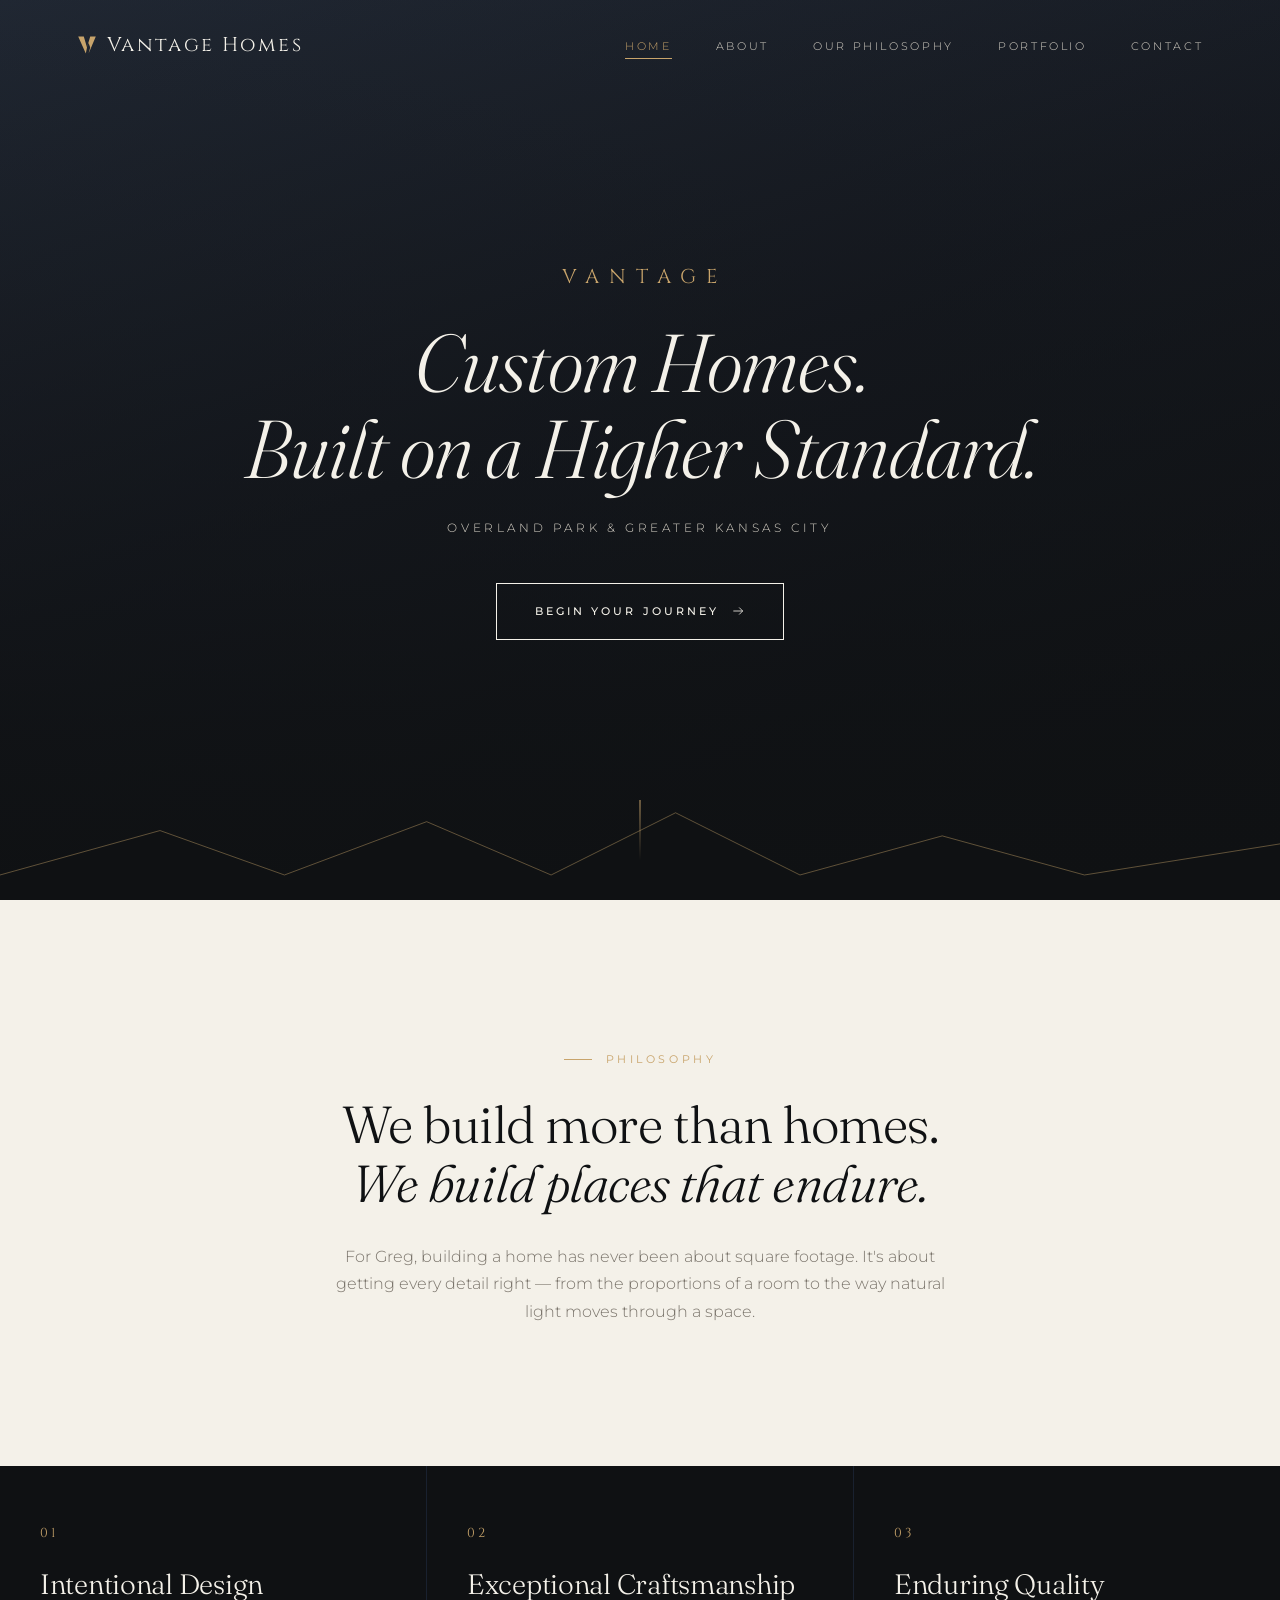
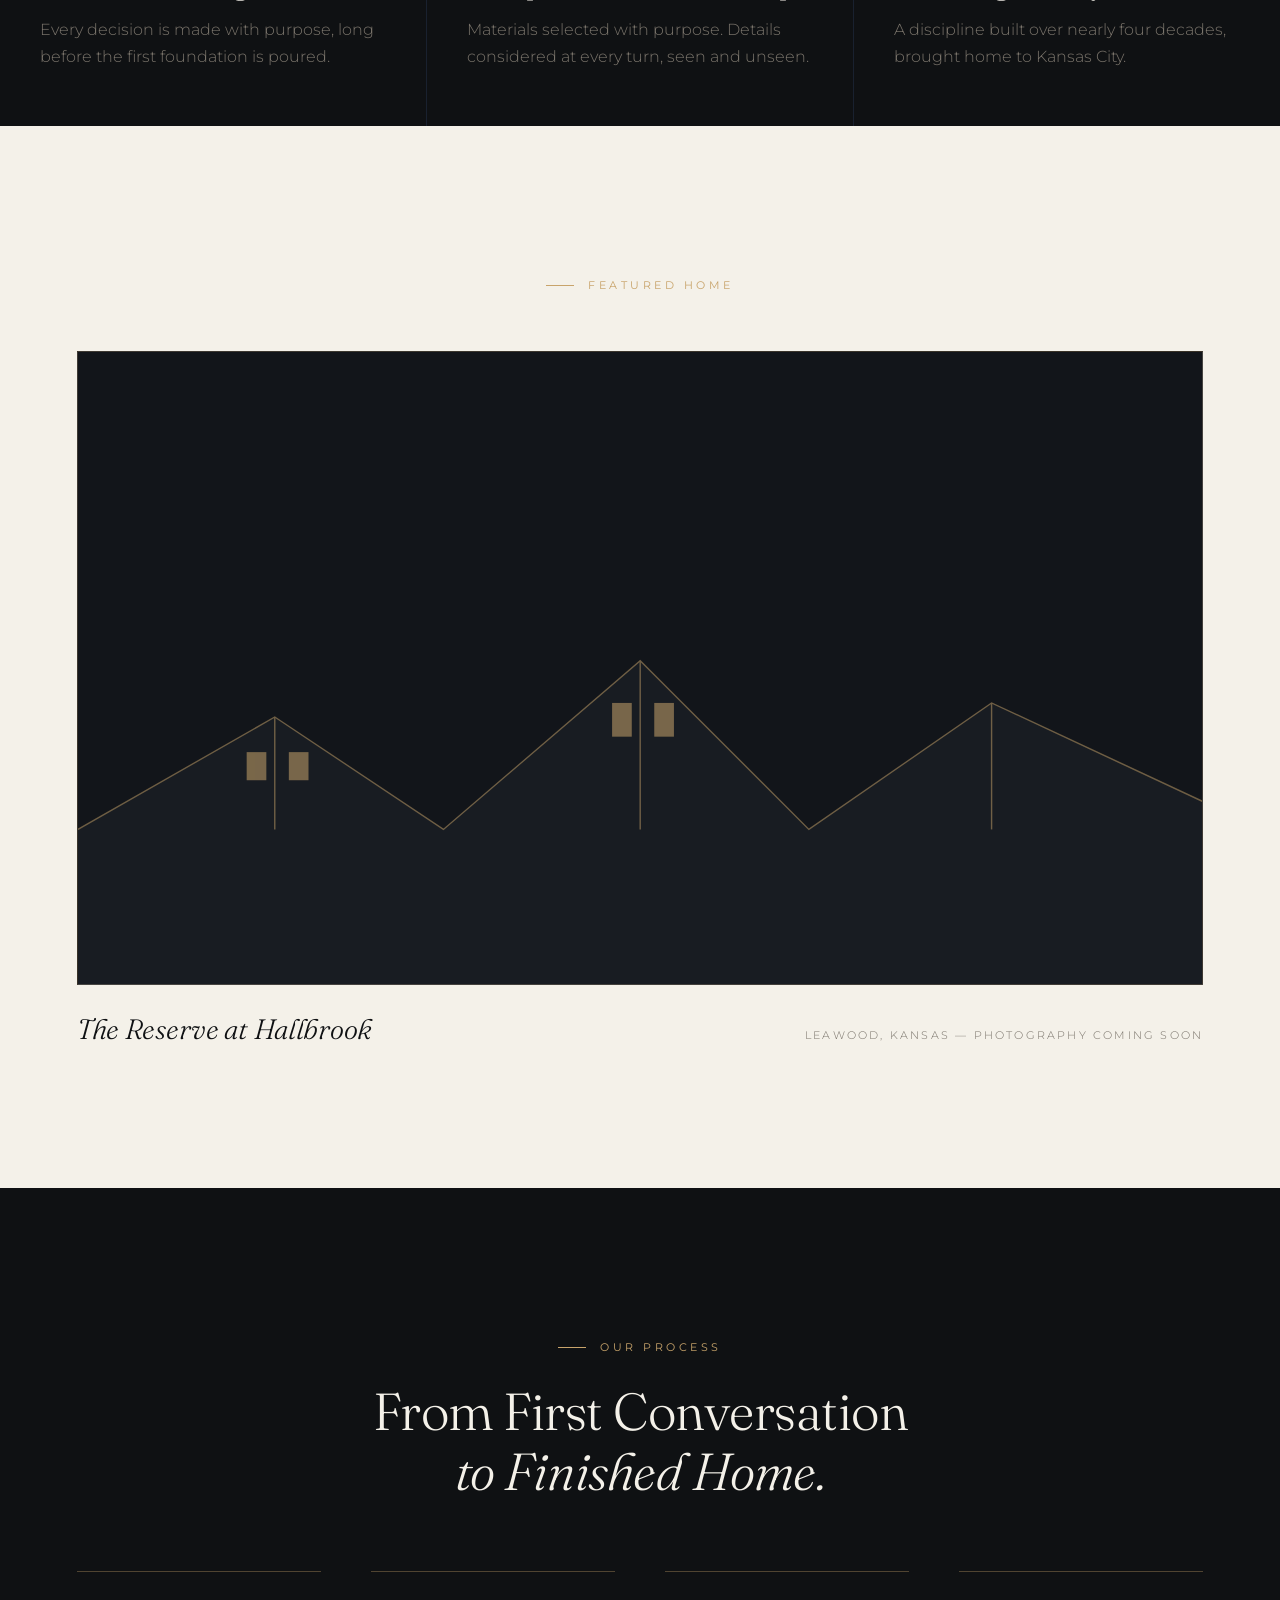
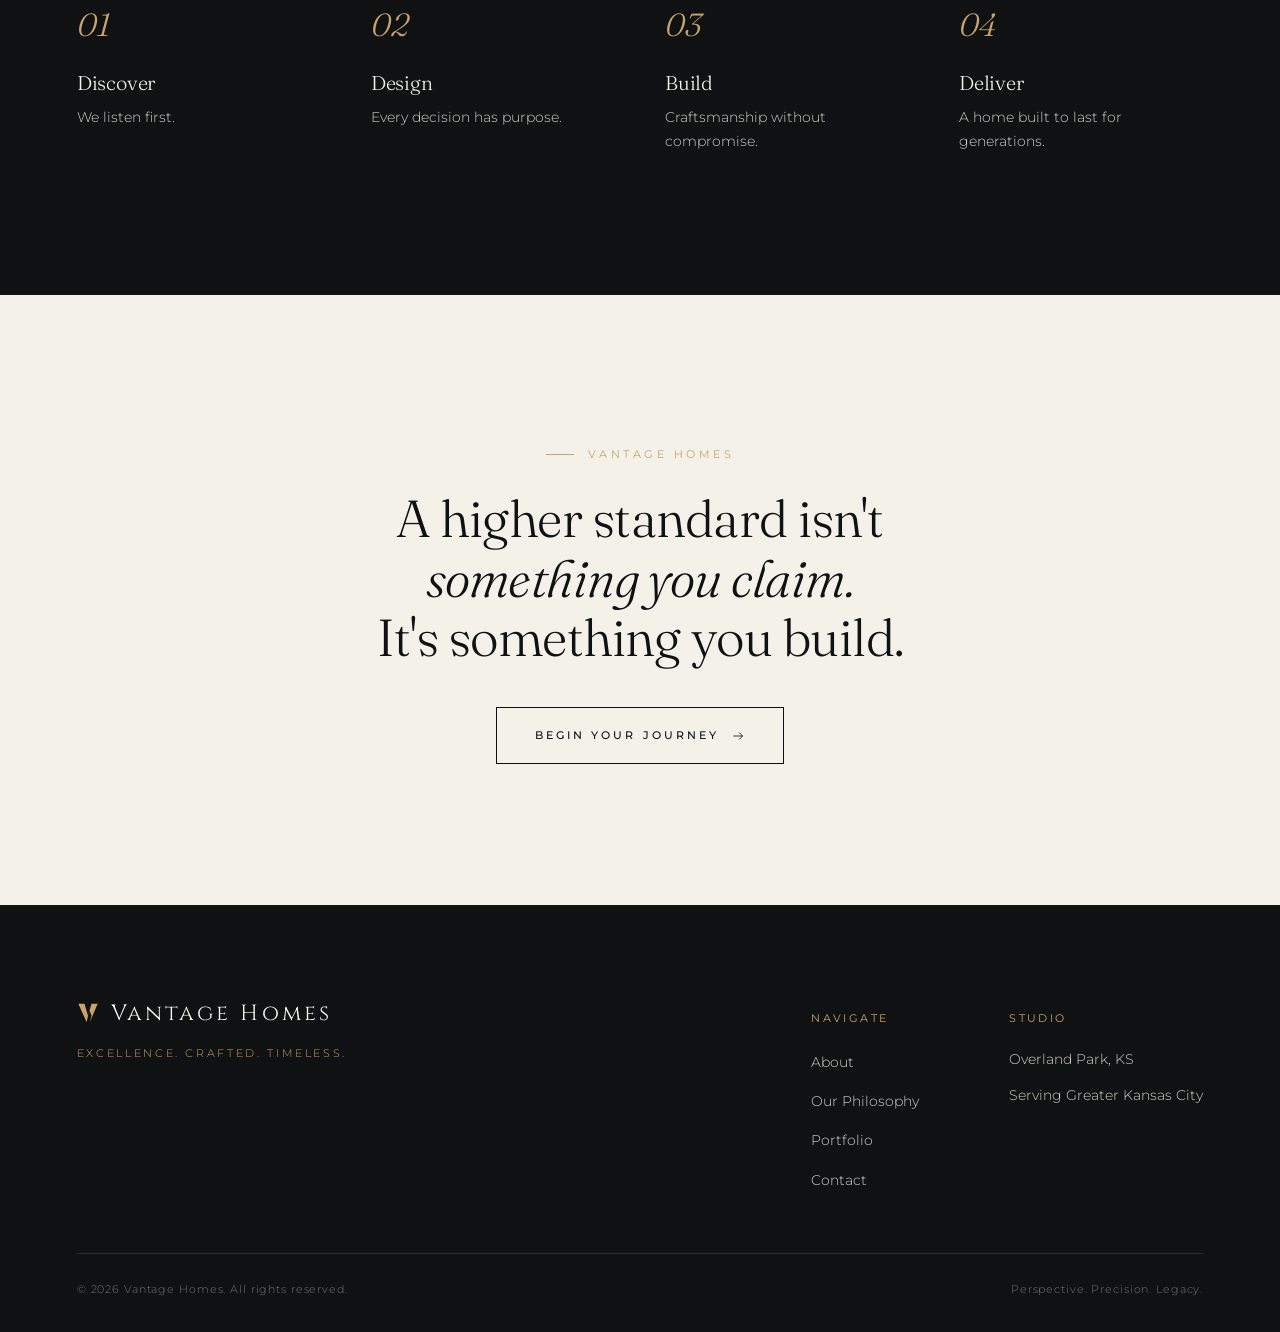
<file: index.html>
<!DOCTYPE html>
<html lang="en">
<head>
<meta charset="UTF-8">
<meta name="viewport" content="width=device-width, initial-scale=1.0">
<title>Vantage Homes — Custom Homes, Built on a Higher Standard</title>
<meta name="description" content="Vantage Homes designs and builds custom homes in Overland Park and the greater Kansas City region — intentional design, exceptional craftsmanship, enduring quality.">
<link rel="stylesheet" href="style.css">
</head>
<body>

<nav class="site-nav">
  <a href="index.html" class="nav-mark">
    <svg class="v-glyph" viewBox="0 0 100 100"><path d="M6 8 L34 8 L50 62 L66 8 L94 8 L58 92 L44 92 Z M50 62 L58 40 L66 62 L58 92 L44 92 Z" fill-rule="evenodd"/></svg>
    Vantage Homes
  </a>
  <button class="nav-toggle" aria-label="Open menu" aria-expanded="false">
    <span></span><span></span><span></span>
  </button>
  <ul class="nav-links">
    <li><a href="index.html" aria-current="page">Home</a></li>
    <li><a href="about.html">About</a></li>
    <li><a href="philosophy.html">Our Philosophy</a></li>
    <li><a href="portfolio.html">Portfolio</a></li>
    <li><a href="contact.html">Contact</a></li>
  </ul>
</nav>

<!-- ================= HERO ================= -->
<header class="hero">
  <div class="hero-inner">
    <span class="hero-word">VANTAGE</span>
    <h1>Custom Homes.<br><em>Built on a Higher Standard.</em></h1>
    <span class="hero-sub">Overland Park &amp; Greater Kansas City</span>
    <a href="contact.html" class="btn btn-light" style="margin-top:18px;">
      Begin Your Journey
      <svg viewBox="0 0 24 24" fill="none" stroke="currentColor" stroke-width="1.4"><path d="M4 12h16M14 6l6 6-6 6"/></svg>
    </a>
  </div>
  <svg class="hero-roofline" viewBox="0 0 1440 120" preserveAspectRatio="none" xmlns="http://www.w3.org/2000/svg">
    <path d="M0 120 L0 90 L180 40 L320 90 L480 30 L620 90 L760 20 L900 90 L1060 46 L1220 90 L1440 55 L1440 120 Z" fill="#0F1113"/>
    <path d="M0 90 L180 40 L320 90 L480 30 L620 90 L760 20 L900 90 L1060 46 L1220 90 L1440 55" fill="none" stroke="#C8A46B" stroke-width="1" opacity="0.55"/>
  </svg>
  <div class="hero-scroll" aria-hidden="true"></div>
</header>

<!-- ================= PHILOSOPHY STATEMENT ================= -->
<section class="section section-ivory">
  <div class="container container-text center reveal">
    <span class="eyebrow center">Philosophy</span>
    <h2 style="margin-top:26px;">We build more than homes.<br><em>We build places that endure.</em></h2>
    <p class="body-copy" style="margin:30px auto 0;">
      For Greg, building a home has never been about square footage. It's about getting every
      detail right — from the proportions of a room to the way natural light moves through a space.
    </p>
  </div>
</section>

<!-- ================= THREE PILLARS ================= -->
<section class="section-charcoal" style="padding:0;">
  <div class="pillars">
    <div class="pillar reveal">
      <span class="num">01</span>
      <h3>Intentional Design</h3>
      <p class="body-copy">Every decision is made with purpose, long before the first foundation is poured.</p>
    </div>
    <div class="pillar reveal">
      <span class="num">02</span>
      <h3>Exceptional Craftsmanship</h3>
      <p class="body-copy">Materials selected with purpose. Details considered at every turn, seen and unseen.</p>
    </div>
    <div class="pillar reveal">
      <span class="num">03</span>
      <h3>Enduring Quality</h3>
      <p class="body-copy">A discipline built over nearly four decades, brought home to Kansas City.</p>
    </div>
  </div>
</section>

<!-- ================= FEATURED HOME ================= -->
<section class="section section-ivory">
  <div class="container reveal">
    <div class="center" style="margin-bottom:56px;">
      <span class="eyebrow center">Featured Home</span>
    </div>
    <div class="feature-slab">
      <div class="feature-media">
        <svg viewBox="0 0 800 450" preserveAspectRatio="xMidYMid slice">
          <rect width="800" height="450" fill="#12151a"/>
          <path d="M0 340 L140 260 L260 340 L400 220 L520 340 L650 250 L800 320 L800 450 L0 450 Z" fill="#181c22"/>
          <g stroke="#C8A46B" stroke-width="1" opacity="0.5" fill="none">
            <path d="M0 340 L140 260 L260 340 L400 220 L520 340 L650 250 L800 320"/>
            <line x1="140" y1="260" x2="140" y2="340"/>
            <line x1="400" y1="220" x2="400" y2="340"/>
            <line x1="650" y1="250" x2="650" y2="340"/>
          </g>
          <g fill="#C8A46B" opacity="0.55">
            <rect x="120" y="285" width="14" height="20"/>
            <rect x="150" y="285" width="14" height="20"/>
            <rect x="380" y="250" width="14" height="24"/>
            <rect x="410" y="250" width="14" height="24"/>
          </g>
        </svg>
      </div>
      <div class="feature-caption">
        <h3>The Reserve at Hallbrook</h3>
        <span>Leawood, Kansas — Photography Coming Soon</span>
      </div>
    </div>
  </div>
</section>

<!-- ================= PROCESS ================= -->
<section class="section section-dark">
  <div class="container">
    <div class="center reveal" style="margin-bottom:70px;">
      <span class="eyebrow center">Our Process</span>
      <h2 style="margin-top:26px;">From First Conversation<br><em>to Finished Home.</em></h2>
    </div>
    <div class="steps reveal">
      <div class="step">
        <span class="num">01</span>
        <h3>Discover</h3>
        <p>We listen first.</p>
      </div>
      <div class="step">
        <span class="num">02</span>
        <h3>Design</h3>
        <p>Every decision has purpose.</p>
      </div>
      <div class="step">
        <span class="num">03</span>
        <h3>Build</h3>
        <p>Craftsmanship without compromise.</p>
      </div>
      <div class="step">
        <span class="num">04</span>
        <h3>Deliver</h3>
        <p>A home built to last for generations.</p>
      </div>
    </div>
  </div>
</section>

<!-- ================= CLOSING CTA ================= -->
<section class="section section-ivory center reveal">
  <div class="container-text">
    <span class="eyebrow center">Vantage Homes</span>
    <h2 style="margin-top:26px;">A higher standard isn't<br><em>something you claim.</em><br>It's something you build.</h2>
    <a href="contact.html" class="btn btn-dark" style="margin-top:40px;">
      Begin Your Journey
      <svg viewBox="0 0 24 24" fill="none" stroke="currentColor" stroke-width="1.4"><path d="M4 12h16M14 6l6 6-6 6"/></svg>
    </a>
  </div>
</section>

<!-- ================= FOOTER ================= -->
<footer class="site-footer">
  <div class="footer-top">
    <div>
      <div class="footer-mark">
        <svg class="v-glyph" viewBox="0 0 100 100"><path d="M6 8 L34 8 L50 62 L66 8 L94 8 L58 92 L44 92 Z M50 62 L58 40 L66 62 L58 92 L44 92 Z" fill-rule="evenodd"/></svg>
        Vantage Homes
      </div>
      <div class="footer-tag">Excellence. Crafted. Timeless.</div>
    </div>
    <div class="footer-cols">
      <div class="footer-col">
        <h4>Navigate</h4>
        <ul>
          <li><a href="about.html">About</a></li>
          <li><a href="philosophy.html">Our Philosophy</a></li>
          <li><a href="portfolio.html">Portfolio</a></li>
          <li><a href="contact.html">Contact</a></li>
        </ul>
      </div>
      <div class="footer-col">
        <h4>Studio</h4>
        <ul>
          <li><p>Overland Park, KS</p></li>
          <li><p>Serving Greater Kansas City</p></li>
        </ul>
      </div>
    </div>
  </div>
  <div class="footer-bottom">
    <span>&copy; 2026 Vantage Homes. All rights reserved.</span>
    <span>Perspective. Precision. Legacy.</span>
  </div>
</footer>

<script src="main.js"></script>
</body>
</html>
</file>
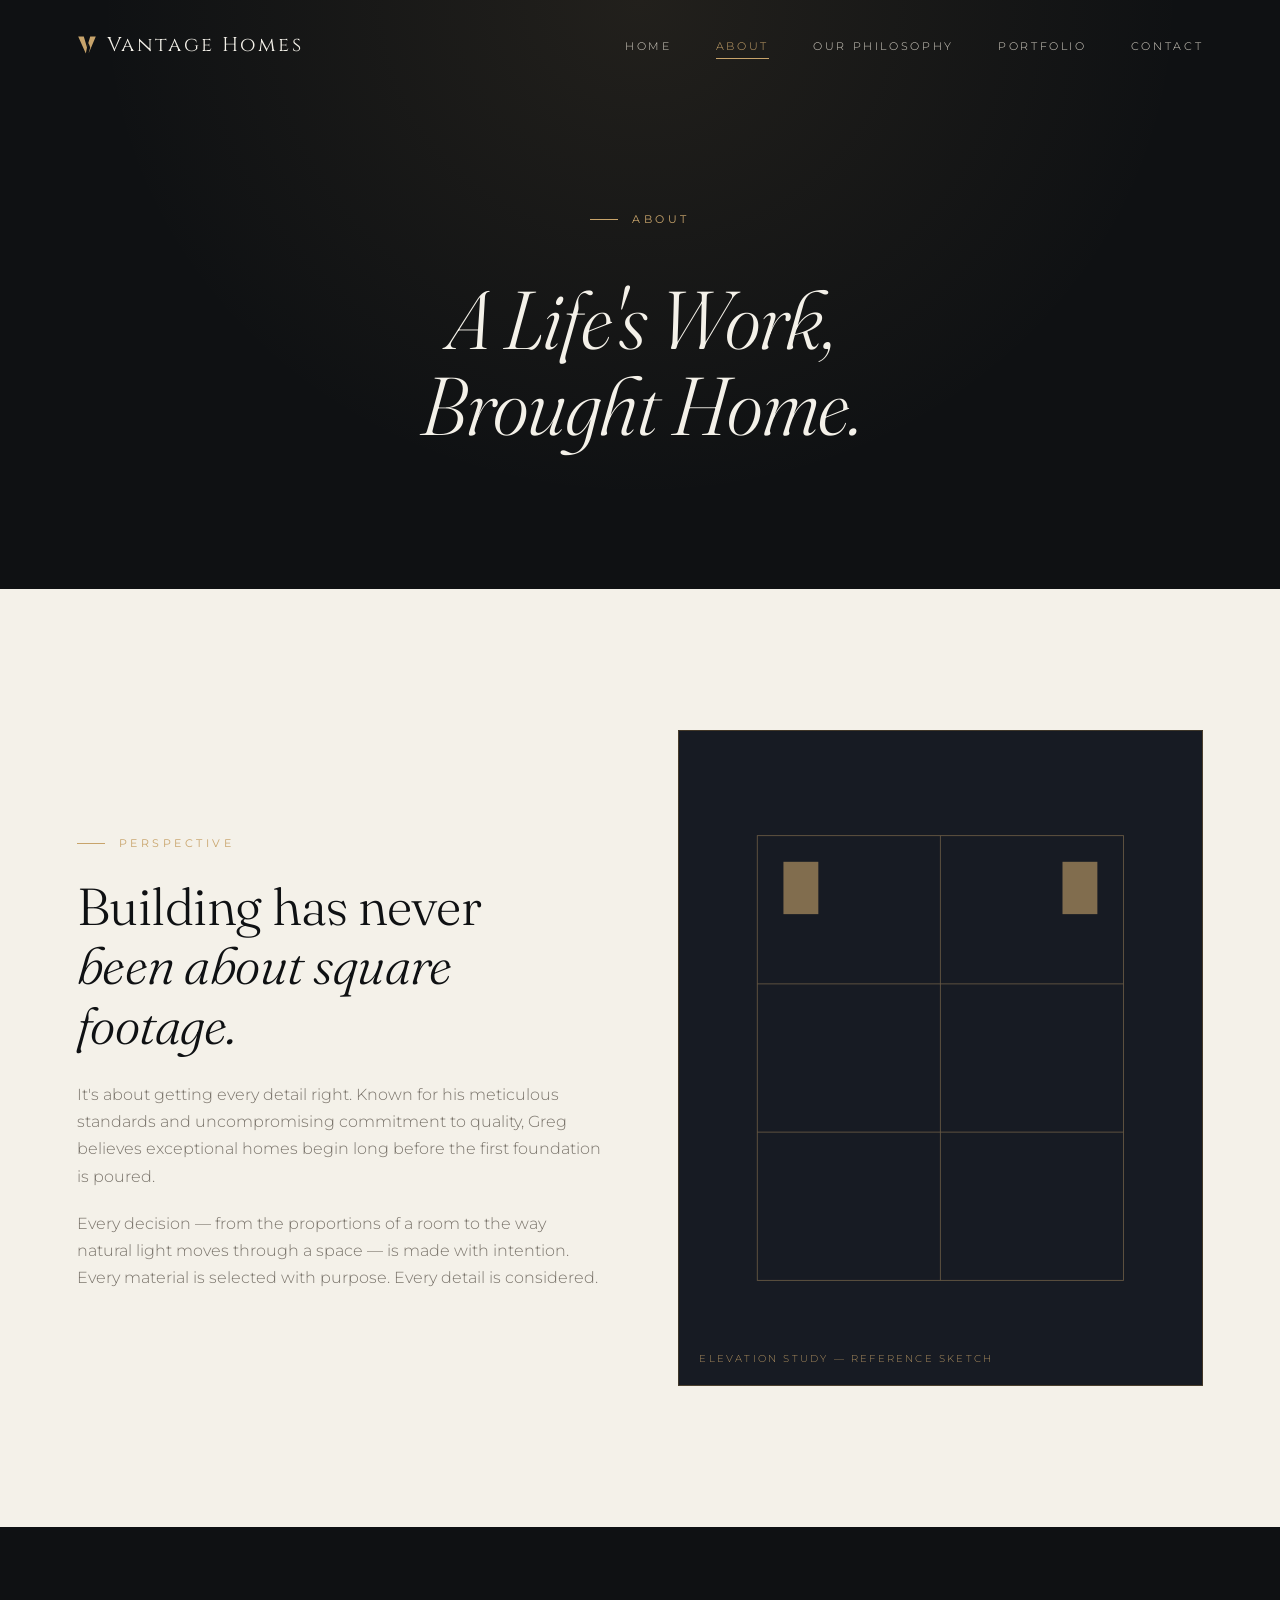
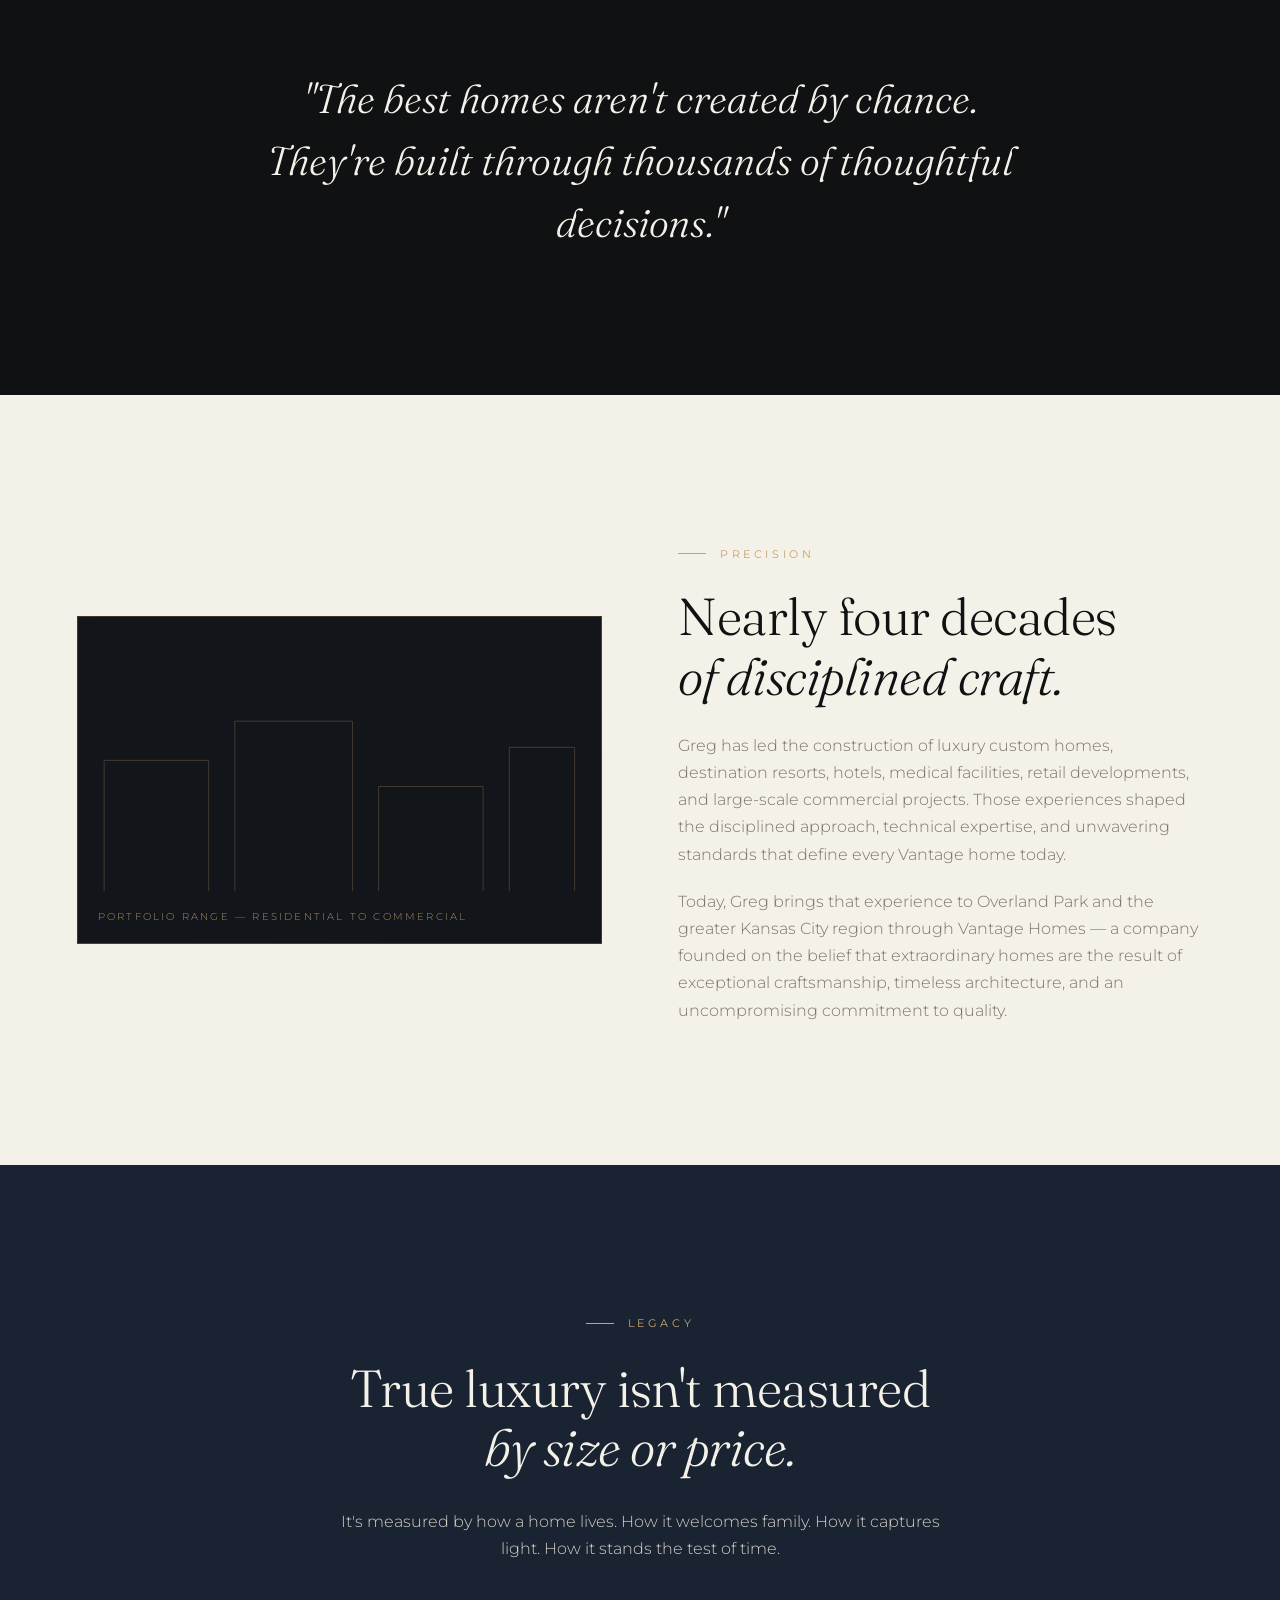
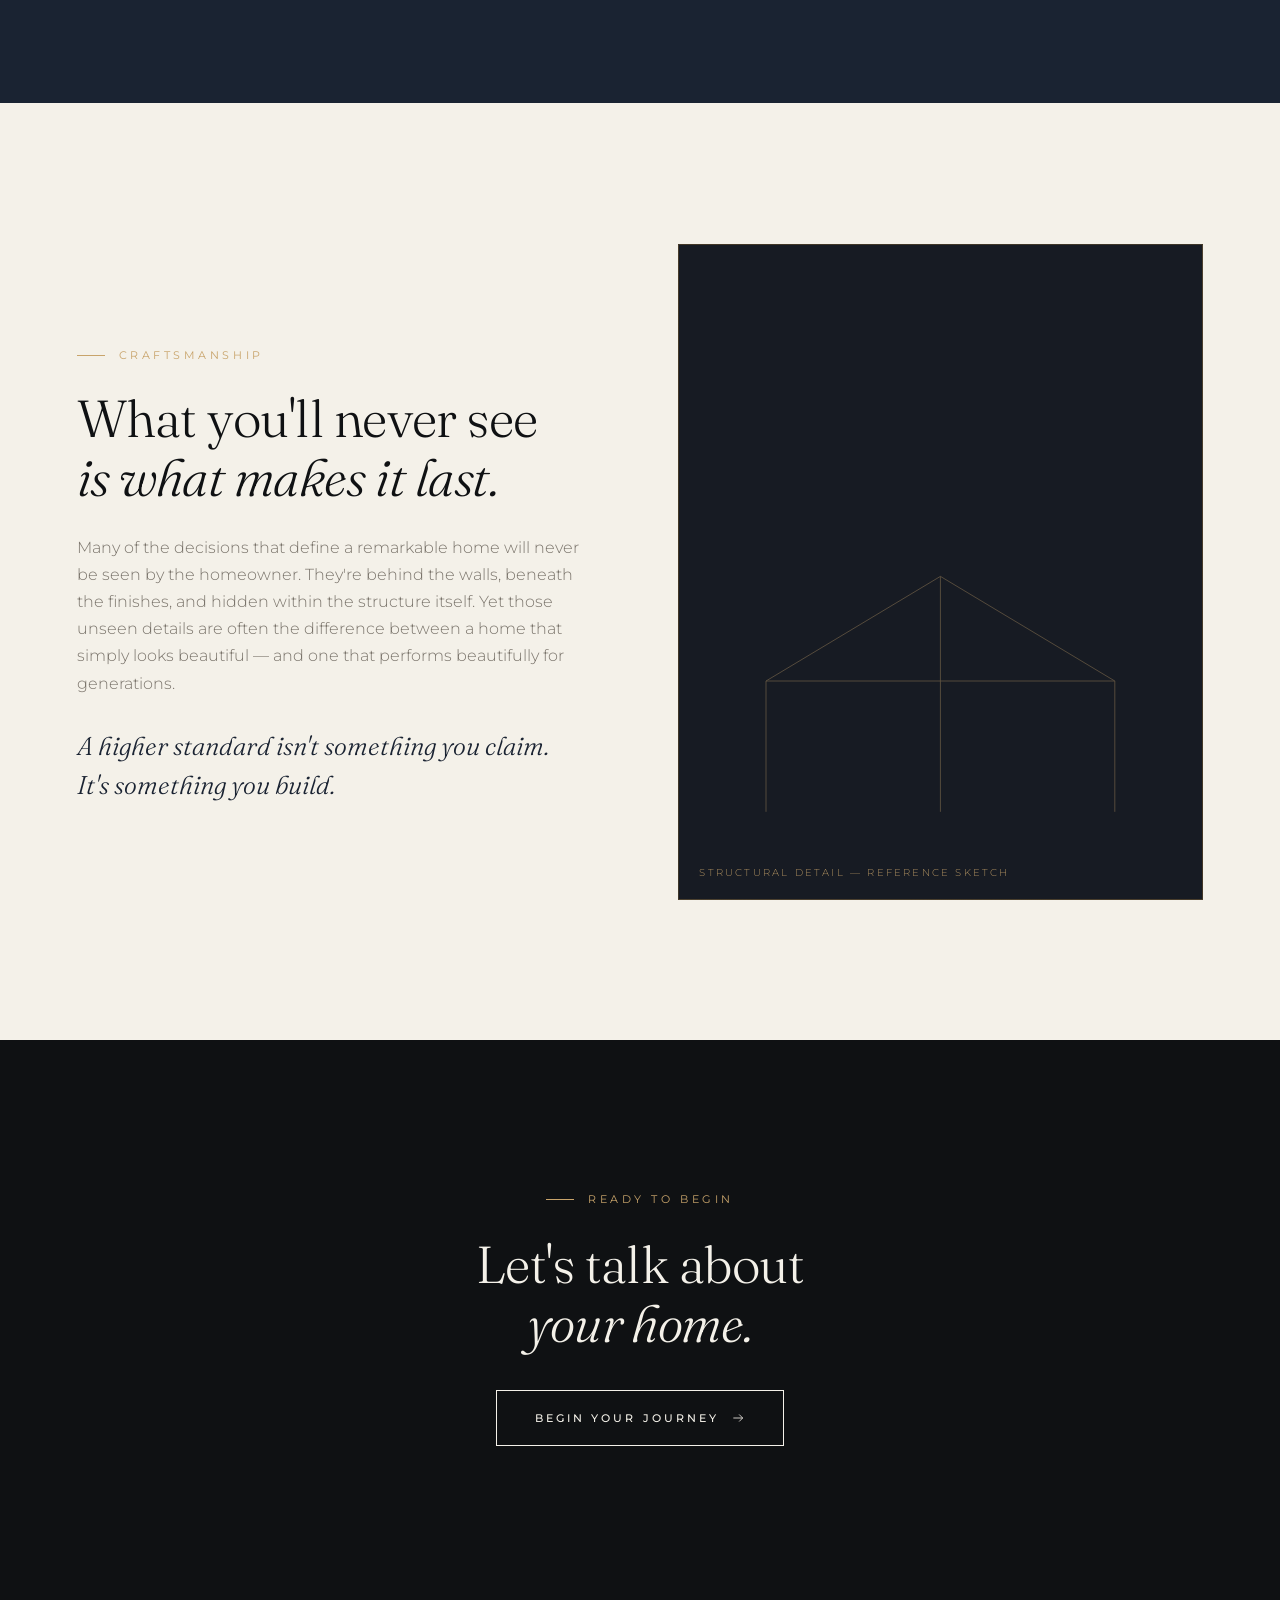
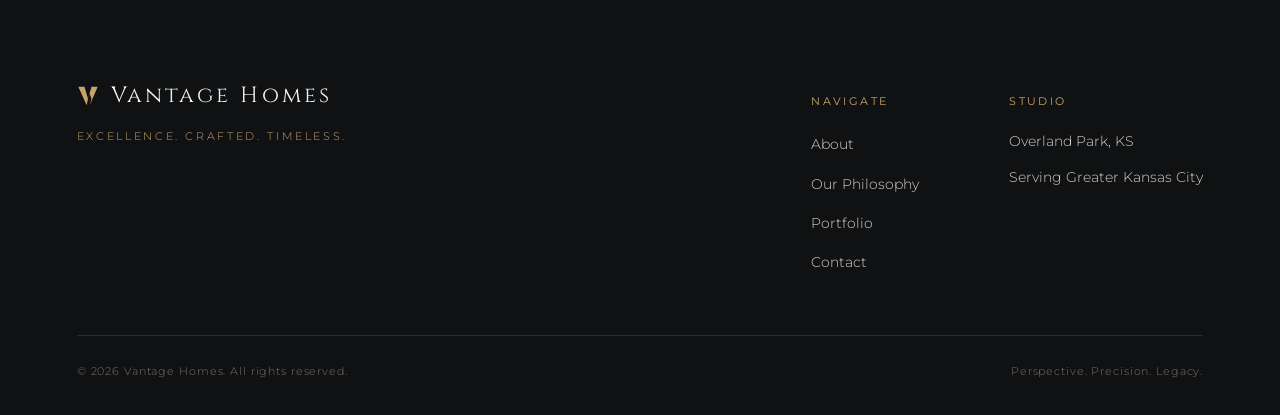
<file: about.html>
<!DOCTYPE html>
<html lang="en">
<head>
<meta charset="UTF-8">
<meta name="viewport" content="width=device-width, initial-scale=1.0">
<title>About — Vantage Homes</title>
<meta name="description" content="Vantage Homes is the culmination of Greg's nearly four decades building luxury custom homes, resorts, and commercial projects — now brought home to Kansas City.">
<link rel="stylesheet" href="style.css">
</head>
<body>

<nav class="site-nav">
  <a href="index.html" class="nav-mark">
    <svg class="v-glyph" viewBox="0 0 100 100"><path d="M6 8 L34 8 L50 62 L66 8 L94 8 L58 92 L44 92 Z M50 62 L58 40 L66 62 L58 92 L44 92 Z" fill-rule="evenodd"/></svg>
    Vantage Homes
  </a>
  <button class="nav-toggle" aria-label="Open menu" aria-expanded="false">
    <span></span><span></span><span></span>
  </button>
  <ul class="nav-links">
    <li><a href="index.html">Home</a></li>
    <li><a href="about.html" aria-current="page">About</a></li>
    <li><a href="philosophy.html">Our Philosophy</a></li>
    <li><a href="portfolio.html">Portfolio</a></li>
    <li><a href="contact.html">Contact</a></li>
  </ul>
</nav>

<header class="page-hero">
  <div class="container-text reveal">
    <span class="eyebrow center on-dark">About</span>
    <h1 style="margin-top:26px; font-style:italic;">A Life's Work,<br>Brought Home.</h1>
  </div>
</header>

<!-- ================= OPENING ================= -->
<section class="section section-ivory">
  <div class="split reverse reveal">
    <div>
      <span class="eyebrow">Perspective</span>
      <h2 style="margin-top:24px;">Building has never<br><em>been about square footage.</em></h2>
      <p class="body-copy" style="margin-top:26px;">
        It's about getting every detail right. Known for his meticulous standards and
        uncompromising commitment to quality, Greg believes exceptional homes begin long
        before the first foundation is poured.
      </p>
      <p class="body-copy" style="margin-top:20px;">
        Every decision — from the proportions of a room to the way natural light moves
        through a space — is made with intention. Every material is selected with purpose.
        Every detail is considered.
      </p>
    </div>
    <div class="split-media media-panel">
      <svg viewBox="0 0 600 750" preserveAspectRatio="xMidYMid slice">
        <rect width="600" height="750" fill="#171b23"/>
        <g stroke="#C8A46B" stroke-width="1" opacity="0.45" fill="none">
          <rect x="90" y="120" width="420" height="510"/>
          <line x1="90" y1="290" x2="510" y2="290"/>
          <line x1="300" y1="120" x2="300" y2="630"/>
          <line x1="90" y1="460" x2="510" y2="460"/>
        </g>
        <g fill="#C8A46B" opacity="0.6">
          <rect x="120" y="150" width="40" height="60"/>
          <rect x="440" y="150" width="40" height="60"/>
        </g>
      </svg>
      <span class="media-caption">Elevation Study — Reference Sketch</span>
    </div>
  </div>
</section>

<!-- ================= PHILOSOPHY LINE ================= -->
<section class="section section-dark center reveal">
  <div class="quote-block">
    <p class="lede">"The best homes aren't created by chance.<br>They're built through thousands of thoughtful decisions."</p>
  </div>
</section>

<!-- ================= EXPERIENCE ================= -->
<section class="section section-ivory">
  <div class="split reveal">
    <div class="split-media media-panel wide">
      <svg viewBox="0 0 800 500" preserveAspectRatio="xMidYMid slice">
        <rect width="800" height="500" fill="#12151a"/>
        <g stroke="#C8A46B" stroke-width="1" opacity="0.4" fill="none">
          <path d="M40 420 L40 220 L200 220 L200 420"/>
          <path d="M240 420 L240 160 L420 160 L420 420"/>
          <path d="M460 420 L460 260 L620 260 L620 420"/>
          <path d="M660 420 L660 200 L760 200 L760 420"/>
        </g>
      </svg>
      <span class="media-caption">Portfolio Range — Residential to Commercial</span>
    </div>
    <div>
      <span class="eyebrow">Precision</span>
      <h2 style="margin-top:24px;">Nearly four decades<br><em>of disciplined craft.</em></h2>
      <p class="body-copy" style="margin-top:26px;">
        Greg has led the construction of luxury custom homes, destination resorts, hotels,
        medical facilities, retail developments, and large-scale commercial projects. Those
        experiences shaped the disciplined approach, technical expertise, and unwavering
        standards that define every Vantage home today.
      </p>
      <p class="body-copy" style="margin-top:20px;">
        Today, Greg brings that experience to Overland Park and the greater Kansas City
        region through Vantage Homes — a company founded on the belief that extraordinary
        homes are the result of exceptional craftsmanship, timeless architecture, and an
        uncompromising commitment to quality.
      </p>
    </div>
  </div>
</section>

<!-- ================= HOW A HOME LIVES ================= -->
<section class="section section-charcoal">
  <div class="container-text center reveal">
    <span class="eyebrow center">Legacy</span>
    <h2 style="margin-top:26px;">True luxury isn't measured<br><em>by size or price.</em></h2>
    <p class="body-copy" style="margin:30px auto 0; color:var(--limestone);">
      It's measured by how a home lives. How it welcomes family. How it captures light.
      How it stands the test of time.
    </p>
  </div>
</section>

<!-- ================= UNSEEN DETAILS ================= -->
<section class="section section-ivory">
  <div class="split reverse reveal">
    <div>
      <span class="eyebrow">Craftsmanship</span>
      <h2 style="margin-top:24px;">What you'll never see<br><em>is what makes it last.</em></h2>
      <p class="body-copy" style="margin-top:26px;">
        Many of the decisions that define a remarkable home will never be seen by the
        homeowner. They're behind the walls, beneath the finishes, and hidden within the
        structure itself. Yet those unseen details are often the difference between a home
        that simply looks beautiful — and one that performs beautifully for generations.
      </p>
      <p class="lede" style="margin-top:30px;">A higher standard isn't something you claim.<br>It's something you build.</p>
    </div>
    <div class="split-media media-panel">
      <svg viewBox="0 0 600 750" preserveAspectRatio="xMidYMid slice">
        <rect width="600" height="750" fill="#171b23"/>
        <g stroke="#C8A46B" stroke-width="1" opacity="0.4" fill="none">
          <path d="M100 650 L100 500 L300 380 L500 500 L500 650"/>
          <line x1="100" y1="500" x2="500" y2="500"/>
          <line x1="300" y1="380" x2="300" y2="650"/>
        </g>
      </svg>
      <span class="media-caption">Structural Detail — Reference Sketch</span>
    </div>
  </div>
</section>

<section class="section section-dark center reveal">
  <div class="container-text">
    <span class="eyebrow center">Ready to Begin</span>
    <h2 style="margin-top:26px;">Let's talk about<br><em>your home.</em></h2>
    <a href="contact.html" class="btn btn-light" style="margin-top:36px;">
      Begin Your Journey
      <svg viewBox="0 0 24 24" fill="none" stroke="currentColor" stroke-width="1.4"><path d="M4 12h16M14 6l6 6-6 6"/></svg>
    </a>
  </div>
</section>

<footer class="site-footer">
  <div class="footer-top">
    <div>
      <div class="footer-mark">
        <svg class="v-glyph" viewBox="0 0 100 100"><path d="M6 8 L34 8 L50 62 L66 8 L94 8 L58 92 L44 92 Z M50 62 L58 40 L66 62 L58 92 L44 92 Z" fill-rule="evenodd"/></svg>
        Vantage Homes
      </div>
      <div class="footer-tag">Excellence. Crafted. Timeless.</div>
    </div>
    <div class="footer-cols">
      <div class="footer-col">
        <h4>Navigate</h4>
        <ul>
          <li><a href="about.html">About</a></li>
          <li><a href="philosophy.html">Our Philosophy</a></li>
          <li><a href="portfolio.html">Portfolio</a></li>
          <li><a href="contact.html">Contact</a></li>
        </ul>
      </div>
      <div class="footer-col">
        <h4>Studio</h4>
        <ul>
          <li><p>Overland Park, KS</p></li>
          <li><p>Serving Greater Kansas City</p></li>
        </ul>
      </div>
    </div>
  </div>
  <div class="footer-bottom">
    <span>&copy; 2026 Vantage Homes. All rights reserved.</span>
    <span>Perspective. Precision. Legacy.</span>
  </div>
</footer>

<script src="main.js"></script>
</body>
</html>
</file>
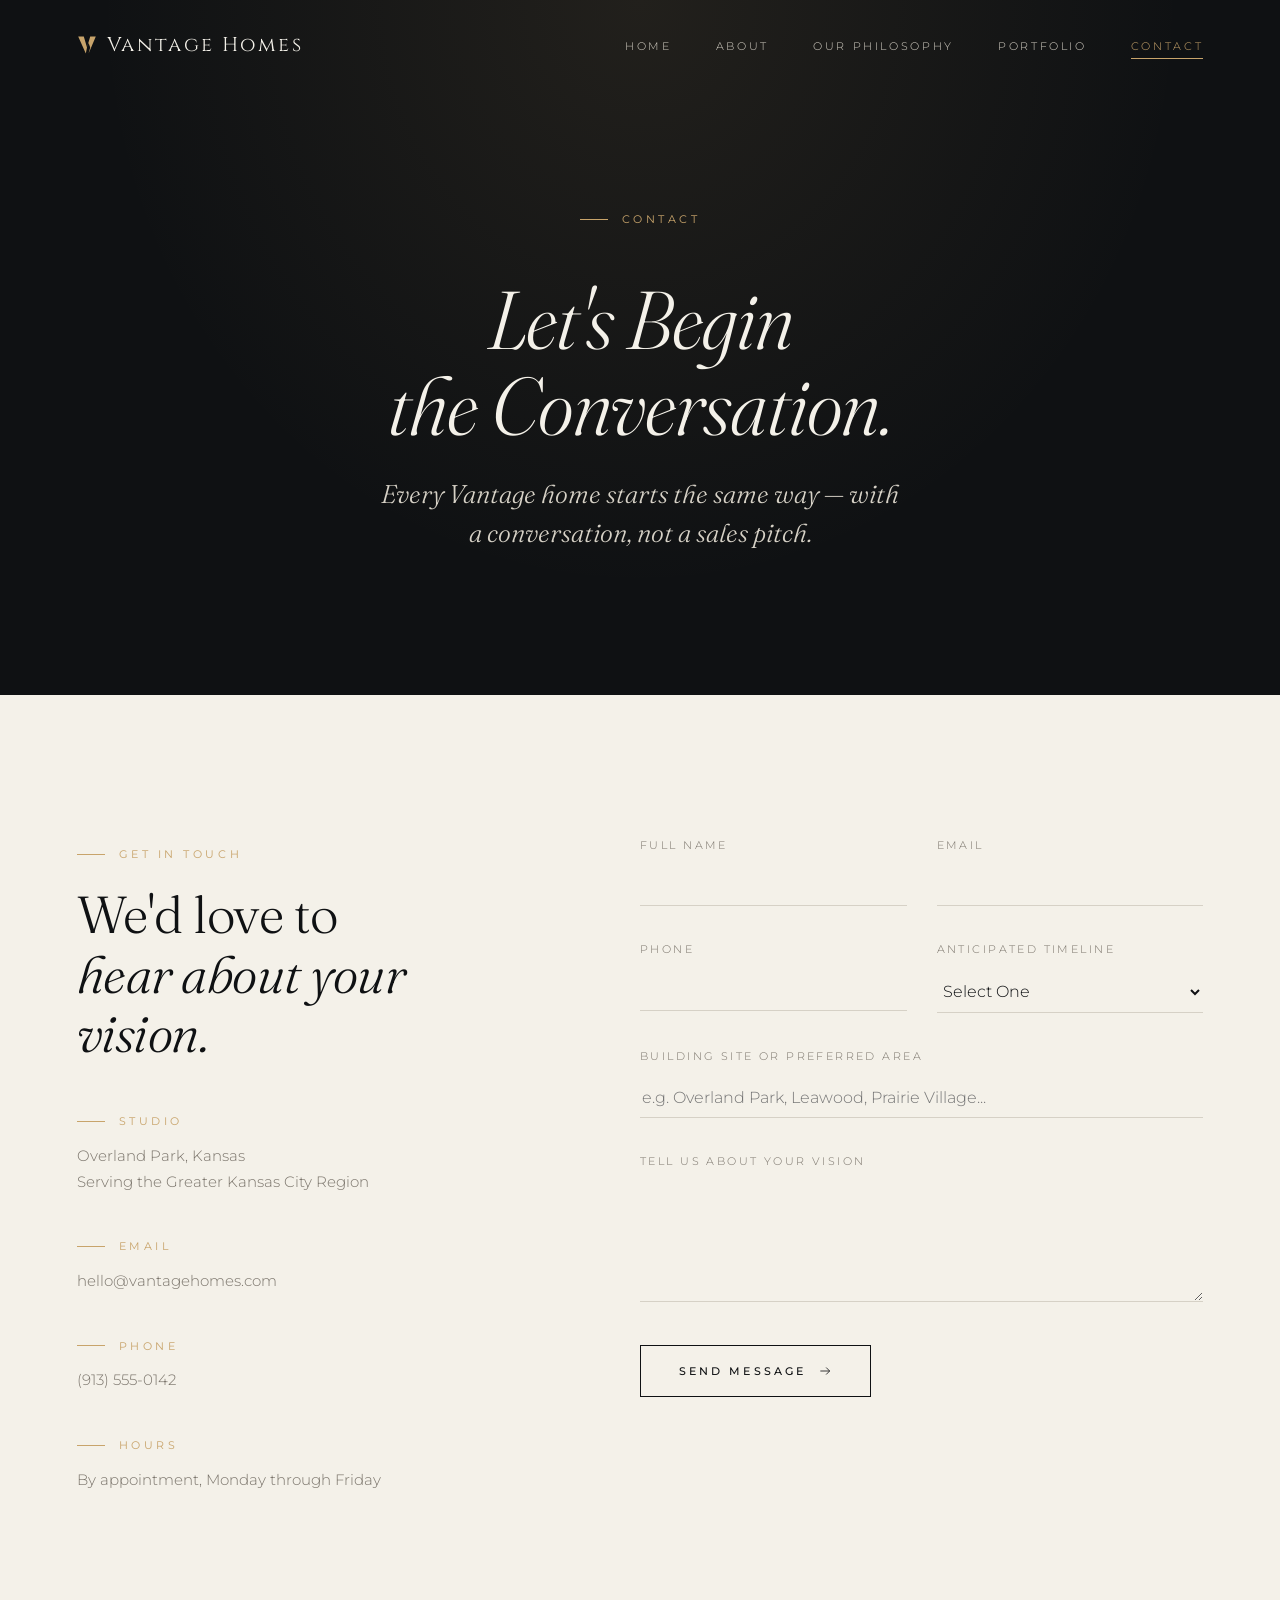
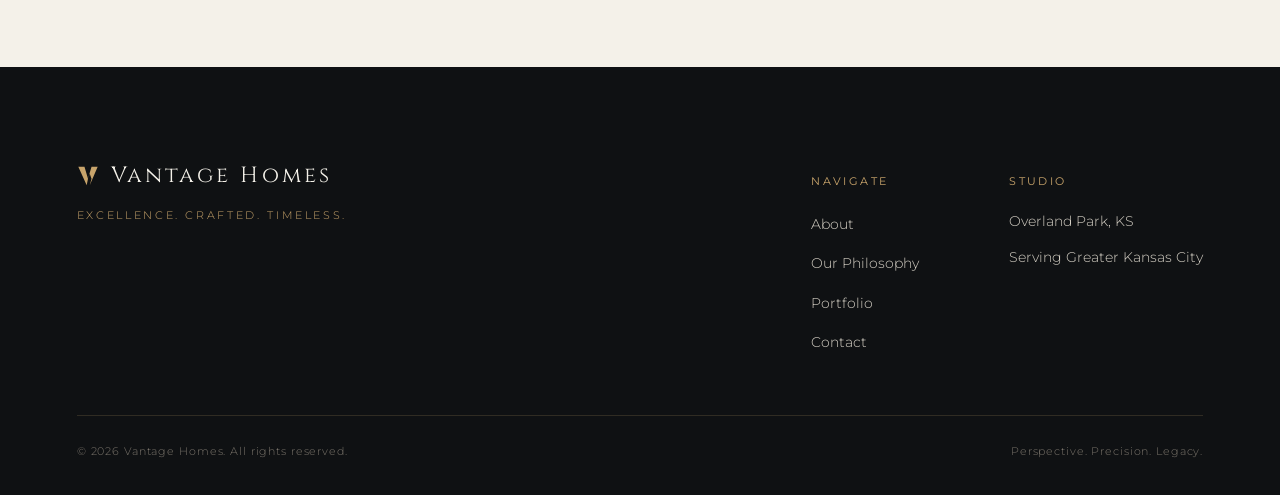
<file: contact.html>
<!DOCTYPE html>
<html lang="en">
<head>
<meta charset="UTF-8">
<meta name="viewport" content="width=device-width, initial-scale=1.0">
<title>Contact — Vantage Homes</title>
<meta name="description" content="Begin a conversation with Vantage Homes about your custom home in Overland Park or the greater Kansas City region.">
<link rel="stylesheet" href="style.css">
</head>
<body>

<nav class="site-nav">
  <a href="index.html" class="nav-mark">
    <svg class="v-glyph" viewBox="0 0 100 100"><path d="M6 8 L34 8 L50 62 L66 8 L94 8 L58 92 L44 92 Z M50 62 L58 40 L66 62 L58 92 L44 92 Z" fill-rule="evenodd"/></svg>
    Vantage Homes
  </a>
  <button class="nav-toggle" aria-label="Open menu" aria-expanded="false">
    <span></span><span></span><span></span>
  </button>
  <ul class="nav-links">
    <li><a href="index.html">Home</a></li>
    <li><a href="about.html">About</a></li>
    <li><a href="philosophy.html">Our Philosophy</a></li>
    <li><a href="portfolio.html">Portfolio</a></li>
    <li><a href="contact.html" aria-current="page">Contact</a></li>
  </ul>
</nav>

<header class="page-hero">
  <div class="container-text reveal">
    <span class="eyebrow center on-dark">Contact</span>
    <h1 style="margin-top:26px; font-style:italic;">Let's Begin<br>the Conversation.</h1>
    <p class="lede" style="margin:26px auto 0; color:var(--limestone); max-width:520px;">
      Every Vantage home starts the same way — with a conversation, not a sales pitch.
    </p>
  </div>
</header>

<section class="section section-ivory">
  <div class="container">
    <div class="contact-grid">

      <div class="reveal">
        <span class="eyebrow">Get in Touch</span>
        <h2 style="margin-top:22px; margin-bottom:40px;">We'd love to<br><em>hear about your vision.</em></h2>

        <div class="contact-detail">
          <span class="eyebrow">Studio</span>
          <p>Overland Park, Kansas<br>Serving the Greater Kansas City Region</p>
        </div>
        <div class="contact-detail">
          <span class="eyebrow">Email</span>
          <p>hello@vantagehomes.com</p>
        </div>
        <div class="contact-detail">
          <span class="eyebrow">Phone</span>
          <p>(913) 555-0142</p>
        </div>
        <div class="contact-detail">
          <span class="eyebrow">Hours</span>
          <p>By appointment, Monday through Friday</p>
        </div>
      </div>

      <form class="inquiry-form reveal">
        <div class="form-row">
          <div class="form-field">
            <label for="name">Full Name</label>
            <input type="text" id="name" name="name" required>
          </div>
          <div class="form-field">
            <label for="email">Email</label>
            <input type="email" id="email" name="email" required>
          </div>
        </div>
        <div class="form-row">
          <div class="form-field">
            <label for="phone">Phone</label>
            <input type="tel" id="phone" name="phone">
          </div>
          <div class="form-field">
            <label for="timeline">Anticipated Timeline</label>
            <select id="timeline" name="timeline">
              <option value="">Select One</option>
              <option>Just exploring</option>
              <option>Within 6 months</option>
              <option>Within 12 months</option>
              <option>Ready now</option>
            </select>
          </div>
        </div>
        <div class="form-field">
          <label for="location">Building Site or Preferred Area</label>
          <input type="text" id="location" name="location" placeholder="e.g. Overland Park, Leawood, Prairie Village...">
        </div>
        <div class="form-field">
          <label for="message">Tell Us About Your Vision</label>
          <textarea id="message" name="message" rows="5"></textarea>
        </div>
        <button type="submit" class="btn btn-dark">
          Send Message
          <svg viewBox="0 0 24 24" fill="none" stroke="currentColor" stroke-width="1.4"><path d="M4 12h16M14 6l6 6-6 6"/></svg>
        </button>
      </form>

    </div>
  </div>
</section>

<footer class="site-footer">
  <div class="footer-top">
    <div>
      <div class="footer-mark">
        <svg class="v-glyph" viewBox="0 0 100 100"><path d="M6 8 L34 8 L50 62 L66 8 L94 8 L58 92 L44 92 Z M50 62 L58 40 L66 62 L58 92 L44 92 Z" fill-rule="evenodd"/></svg>
        Vantage Homes
      </div>
      <div class="footer-tag">Excellence. Crafted. Timeless.</div>
    </div>
    <div class="footer-cols">
      <div class="footer-col">
        <h4>Navigate</h4>
        <ul>
          <li><a href="about.html">About</a></li>
          <li><a href="philosophy.html">Our Philosophy</a></li>
          <li><a href="portfolio.html">Portfolio</a></li>
          <li><a href="contact.html">Contact</a></li>
        </ul>
      </div>
      <div class="footer-col">
        <h4>Studio</h4>
        <ul>
          <li><p>Overland Park, KS</p></li>
          <li><p>Serving Greater Kansas City</p></li>
        </ul>
      </div>
    </div>
  </div>
  <div class="footer-bottom">
    <span>&copy; 2026 Vantage Homes. All rights reserved.</span>
    <span>Perspective. Precision. Legacy.</span>
  </div>
</footer>

<script src="main.js"></script>
</body>
</html>
</file>
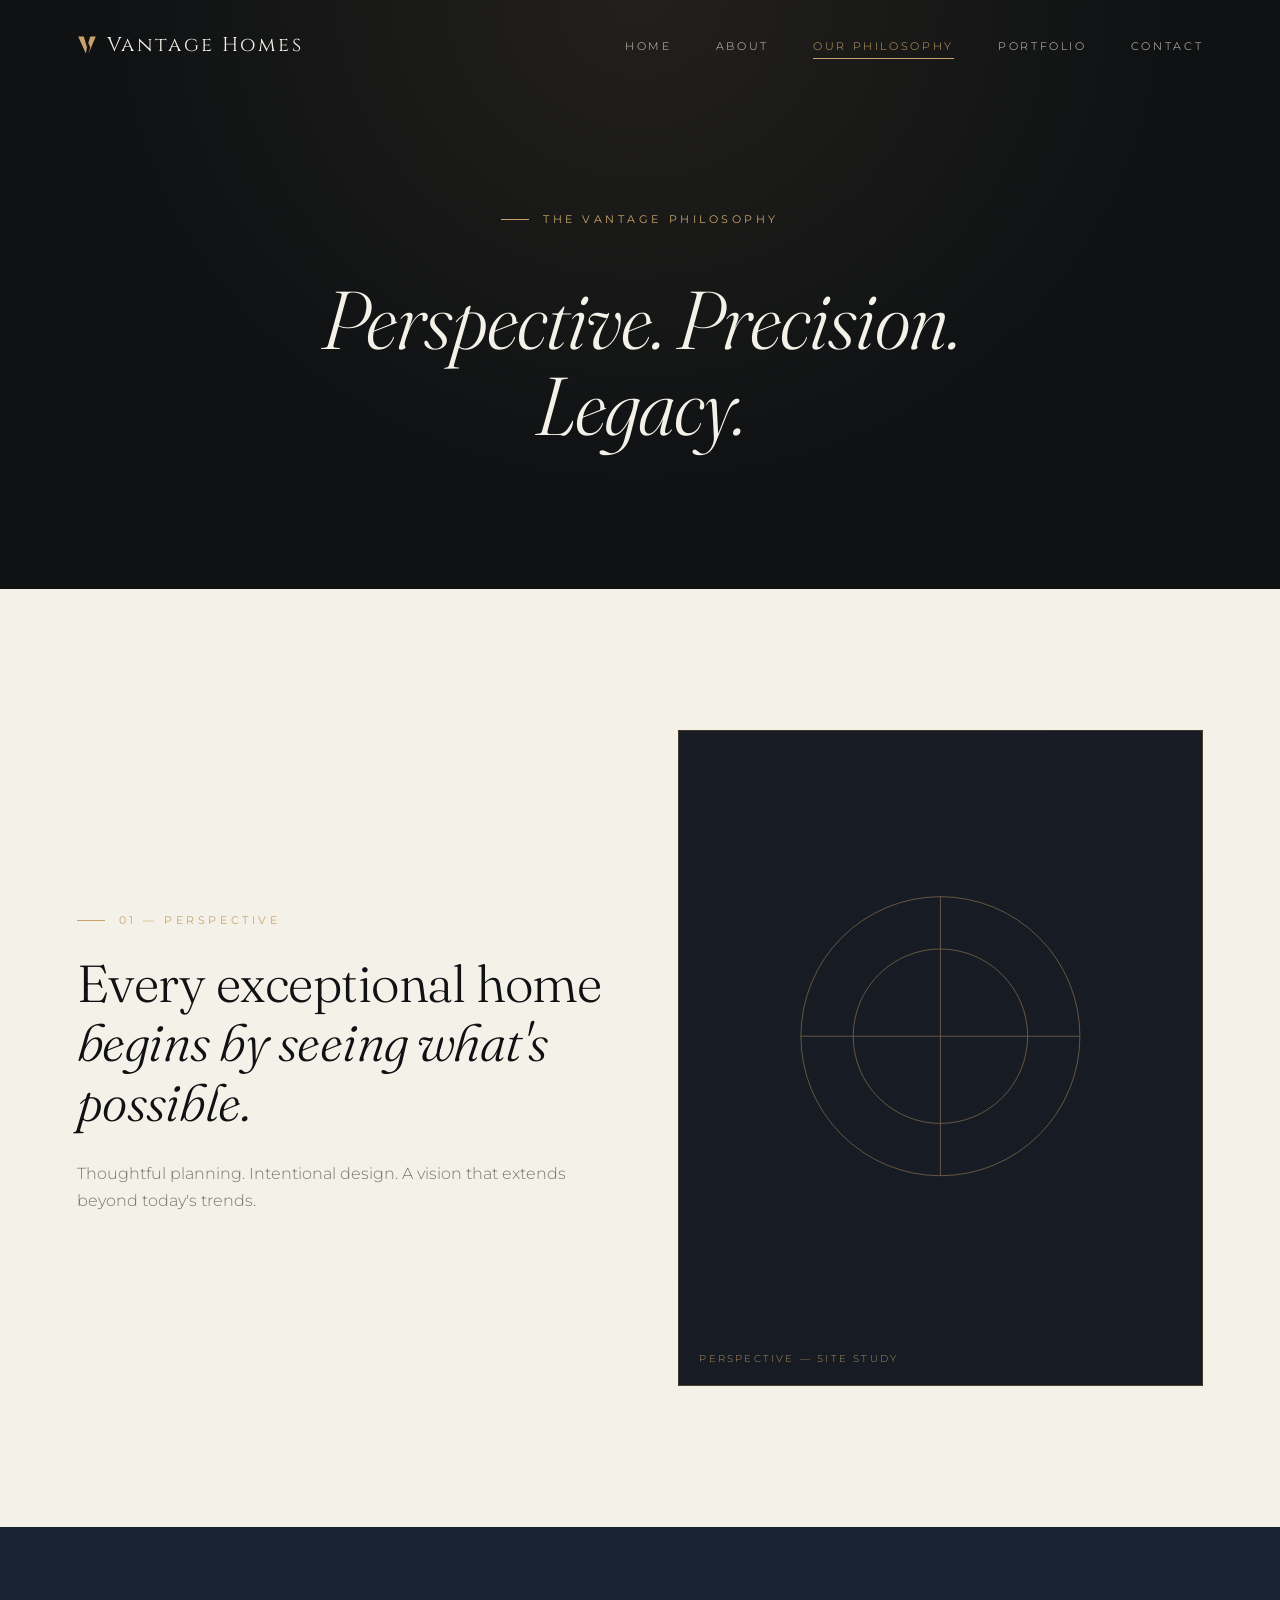
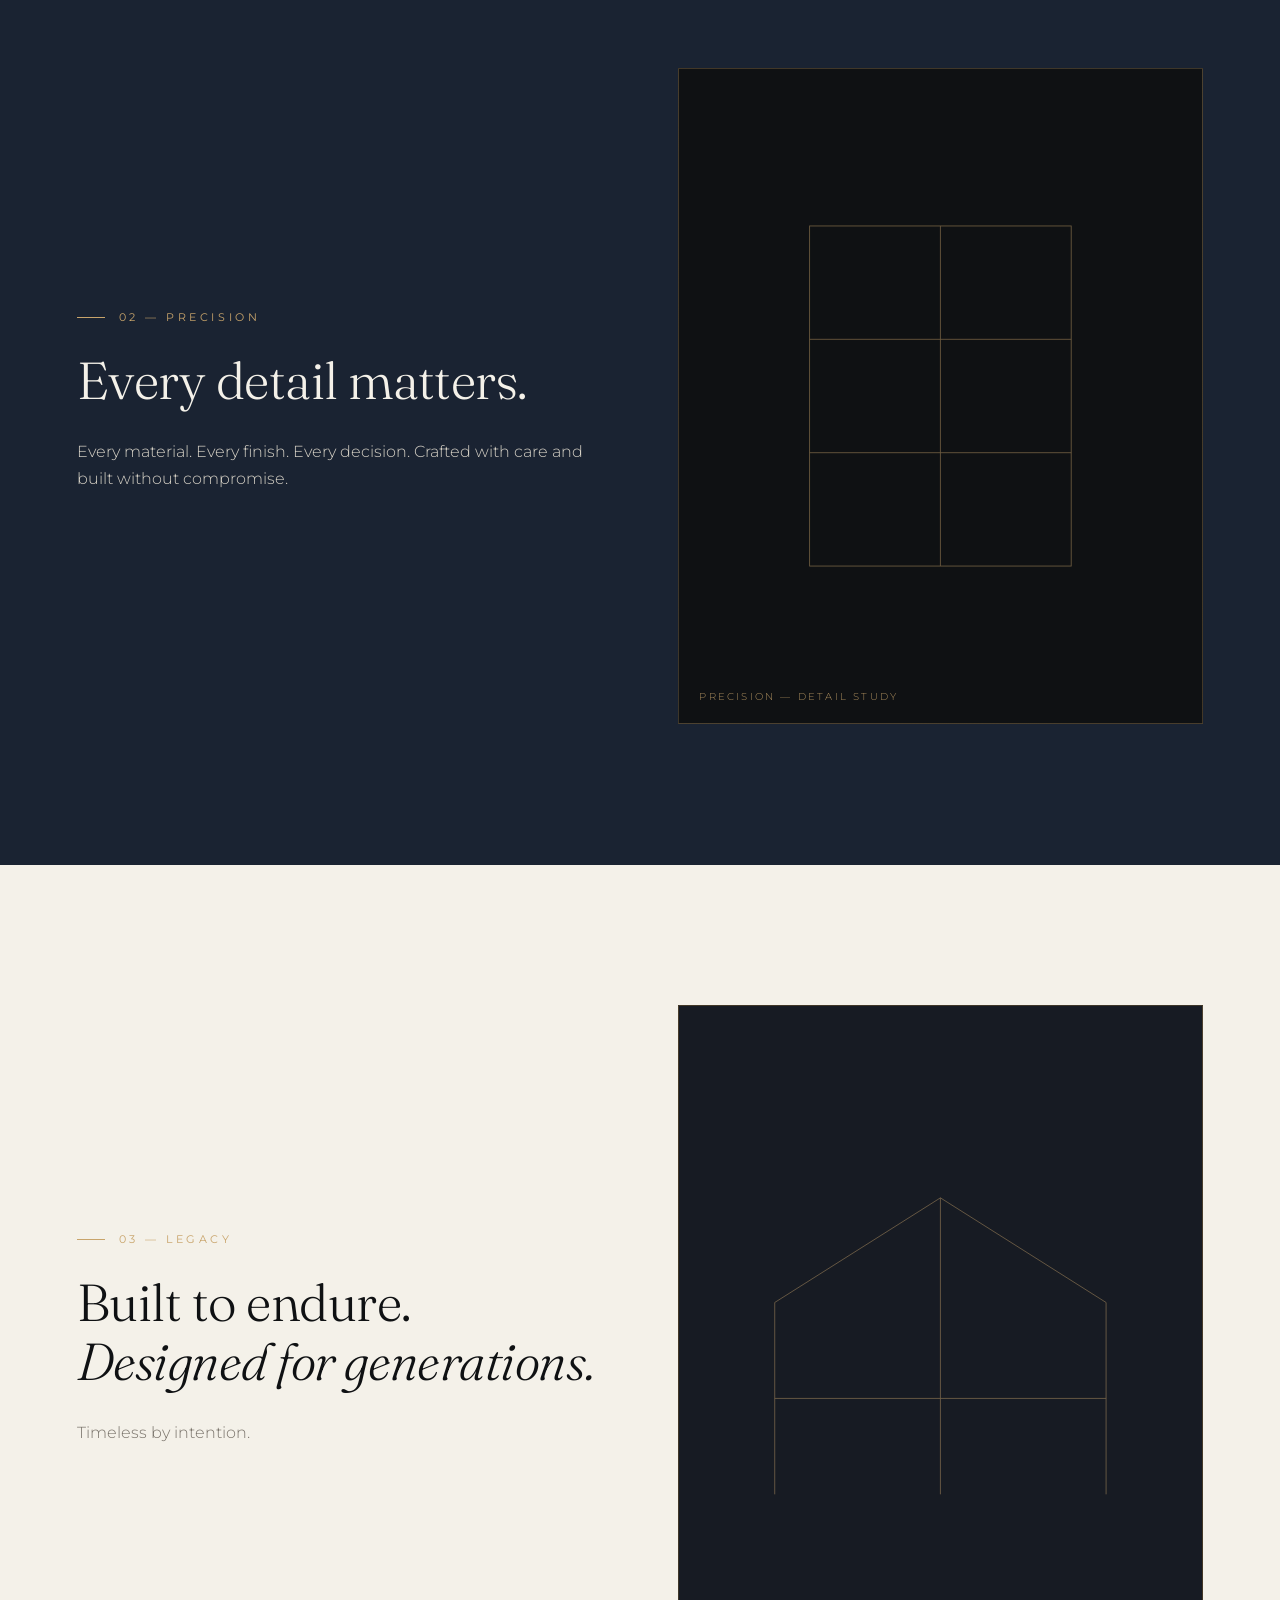
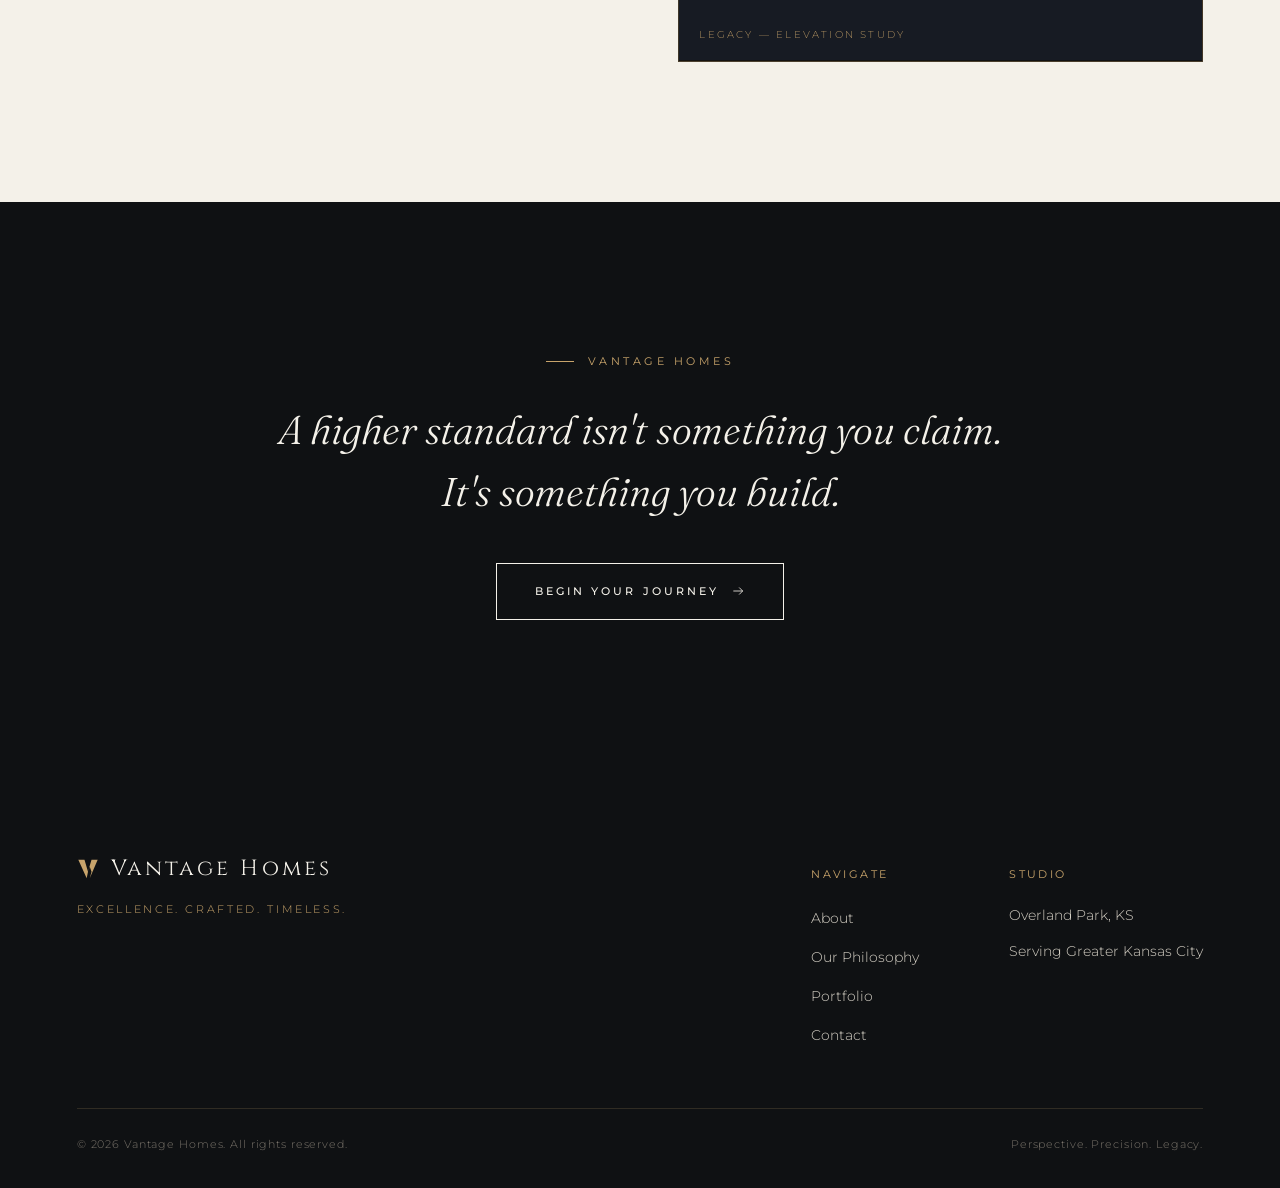
<file: philosophy.html>
<!DOCTYPE html>
<html lang="en">
<head>
<meta charset="UTF-8">
<meta name="viewport" content="width=device-width, initial-scale=1.0">
<title>Our Philosophy — Vantage Homes</title>
<meta name="description" content="Perspective. Precision. Legacy. The philosophy behind every Vantage Homes project.">
<link rel="stylesheet" href="style.css">
</head>
<body>

<nav class="site-nav">
  <a href="index.html" class="nav-mark">
    <svg class="v-glyph" viewBox="0 0 100 100"><path d="M6 8 L34 8 L50 62 L66 8 L94 8 L58 92 L44 92 Z M50 62 L58 40 L66 62 L58 92 L44 92 Z" fill-rule="evenodd"/></svg>
    Vantage Homes
  </a>
  <button class="nav-toggle" aria-label="Open menu" aria-expanded="false">
    <span></span><span></span><span></span>
  </button>
  <ul class="nav-links">
    <li><a href="index.html">Home</a></li>
    <li><a href="about.html">About</a></li>
    <li><a href="philosophy.html" aria-current="page">Our Philosophy</a></li>
    <li><a href="portfolio.html">Portfolio</a></li>
    <li><a href="contact.html">Contact</a></li>
  </ul>
</nav>

<header class="page-hero">
  <div class="container-text reveal">
    <span class="eyebrow center on-dark">The Vantage Philosophy</span>
    <h1 style="margin-top:26px; font-style:italic;">Perspective. Precision.<br>Legacy.</h1>
  </div>
</header>

<!-- ================= PERSPECTIVE ================= -->
<section class="section section-ivory">
  <div class="container reveal">
    <div class="split">
      <div>
        <span class="eyebrow">01 — Perspective</span>
        <h2 style="margin-top:24px;">Every exceptional home<br><em>begins by seeing what's possible.</em></h2>
        <p class="body-copy" style="margin-top:28px;">
          Thoughtful planning. Intentional design. A vision that extends beyond today's trends.
        </p>
      </div>
      <div class="split-media media-panel">
        <svg viewBox="0 0 600 750" preserveAspectRatio="xMidYMid slice">
          <rect width="600" height="750" fill="#171b23"/>
          <g stroke="#C8A46B" stroke-width="1" opacity="0.5" fill="none">
            <circle cx="300" cy="350" r="160"/>
            <circle cx="300" cy="350" r="100"/>
            <line x1="140" y1="350" x2="460" y2="350"/>
            <line x1="300" y1="190" x2="300" y2="510"/>
          </g>
        </svg>
        <span class="media-caption">Perspective — Site Study</span>
      </div>
    </div>
  </div>
</section>

<!-- ================= PRECISION ================= -->
<section class="section section-charcoal">
  <div class="container reveal">
    <div class="split reverse">
      <div>
        <span class="eyebrow">02 — Precision</span>
        <h2 style="margin-top:24px;">Every detail matters.</h2>
        <p class="body-copy" style="margin-top:28px; color:var(--limestone);">
          Every material. Every finish. Every decision. Crafted with care and built without
          compromise.
        </p>
      </div>
      <div class="split-media media-panel">
        <svg viewBox="0 0 600 750" preserveAspectRatio="xMidYMid slice">
          <rect width="600" height="750" fill="#0F1113"/>
          <g stroke="#C8A46B" stroke-width="1" opacity="0.5" fill="none">
            <rect x="150" y="180" width="300" height="390"/>
            <line x1="150" y1="310" x2="450" y2="310"/>
            <line x1="150" y1="440" x2="450" y2="440"/>
            <line x1="300" y1="180" x2="300" y2="570"/>
          </g>
        </svg>
        <span class="media-caption">Precision — Detail Study</span>
      </div>
    </div>
  </div>
</section>

<!-- ================= LEGACY ================= -->
<section class="section section-ivory">
  <div class="container reveal">
    <div class="split">
      <div>
        <span class="eyebrow">03 — Legacy</span>
        <h2 style="margin-top:24px;">Built to endure.<br><em>Designed for generations.</em></h2>
        <p class="body-copy" style="margin-top:28px;">
          Timeless by intention.
        </p>
      </div>
      <div class="split-media media-panel">
        <svg viewBox="0 0 600 750" preserveAspectRatio="xMidYMid slice">
          <rect width="600" height="750" fill="#171b23"/>
          <g stroke="#C8A46B" stroke-width="1" opacity="0.5" fill="none">
            <path d="M110 560 L110 340 L300 220 L490 340 L490 560"/>
            <line x1="110" y1="450" x2="490" y2="450"/>
            <line x1="300" y1="220" x2="300" y2="560"/>
          </g>
        </svg>
        <span class="media-caption">Legacy — Elevation Study</span>
      </div>
    </div>
  </div>
</section>

<!-- ================= CLOSING LINE ================= -->
<section class="section section-dark center reveal">
  <div class="quote-block">
    <span class="eyebrow center">Vantage Homes</span>
    <p class="lede" style="margin-top:28px;">A higher standard isn't something you claim.<br>It's something you build.</p>
    <a href="contact.html" class="btn btn-light" style="margin-top:40px;">
      Begin Your Journey
      <svg viewBox="0 0 24 24" fill="none" stroke="currentColor" stroke-width="1.4"><path d="M4 12h16M14 6l6 6-6 6"/></svg>
    </a>
  </div>
</section>

<footer class="site-footer">
  <div class="footer-top">
    <div>
      <div class="footer-mark">
        <svg class="v-glyph" viewBox="0 0 100 100"><path d="M6 8 L34 8 L50 62 L66 8 L94 8 L58 92 L44 92 Z M50 62 L58 40 L66 62 L58 92 L44 92 Z" fill-rule="evenodd"/></svg>
        Vantage Homes
      </div>
      <div class="footer-tag">Excellence. Crafted. Timeless.</div>
    </div>
    <div class="footer-cols">
      <div class="footer-col">
        <h4>Navigate</h4>
        <ul>
          <li><a href="about.html">About</a></li>
          <li><a href="philosophy.html">Our Philosophy</a></li>
          <li><a href="portfolio.html">Portfolio</a></li>
          <li><a href="contact.html">Contact</a></li>
        </ul>
      </div>
      <div class="footer-col">
        <h4>Studio</h4>
        <ul>
          <li><p>Overland Park, KS</p></li>
          <li><p>Serving Greater Kansas City</p></li>
        </ul>
      </div>
    </div>
  </div>
  <div class="footer-bottom">
    <span>&copy; 2026 Vantage Homes. All rights reserved.</span>
    <span>Perspective. Precision. Legacy.</span>
  </div>
</footer>

<script src="main.js"></script>
</body>
</html>
</file>
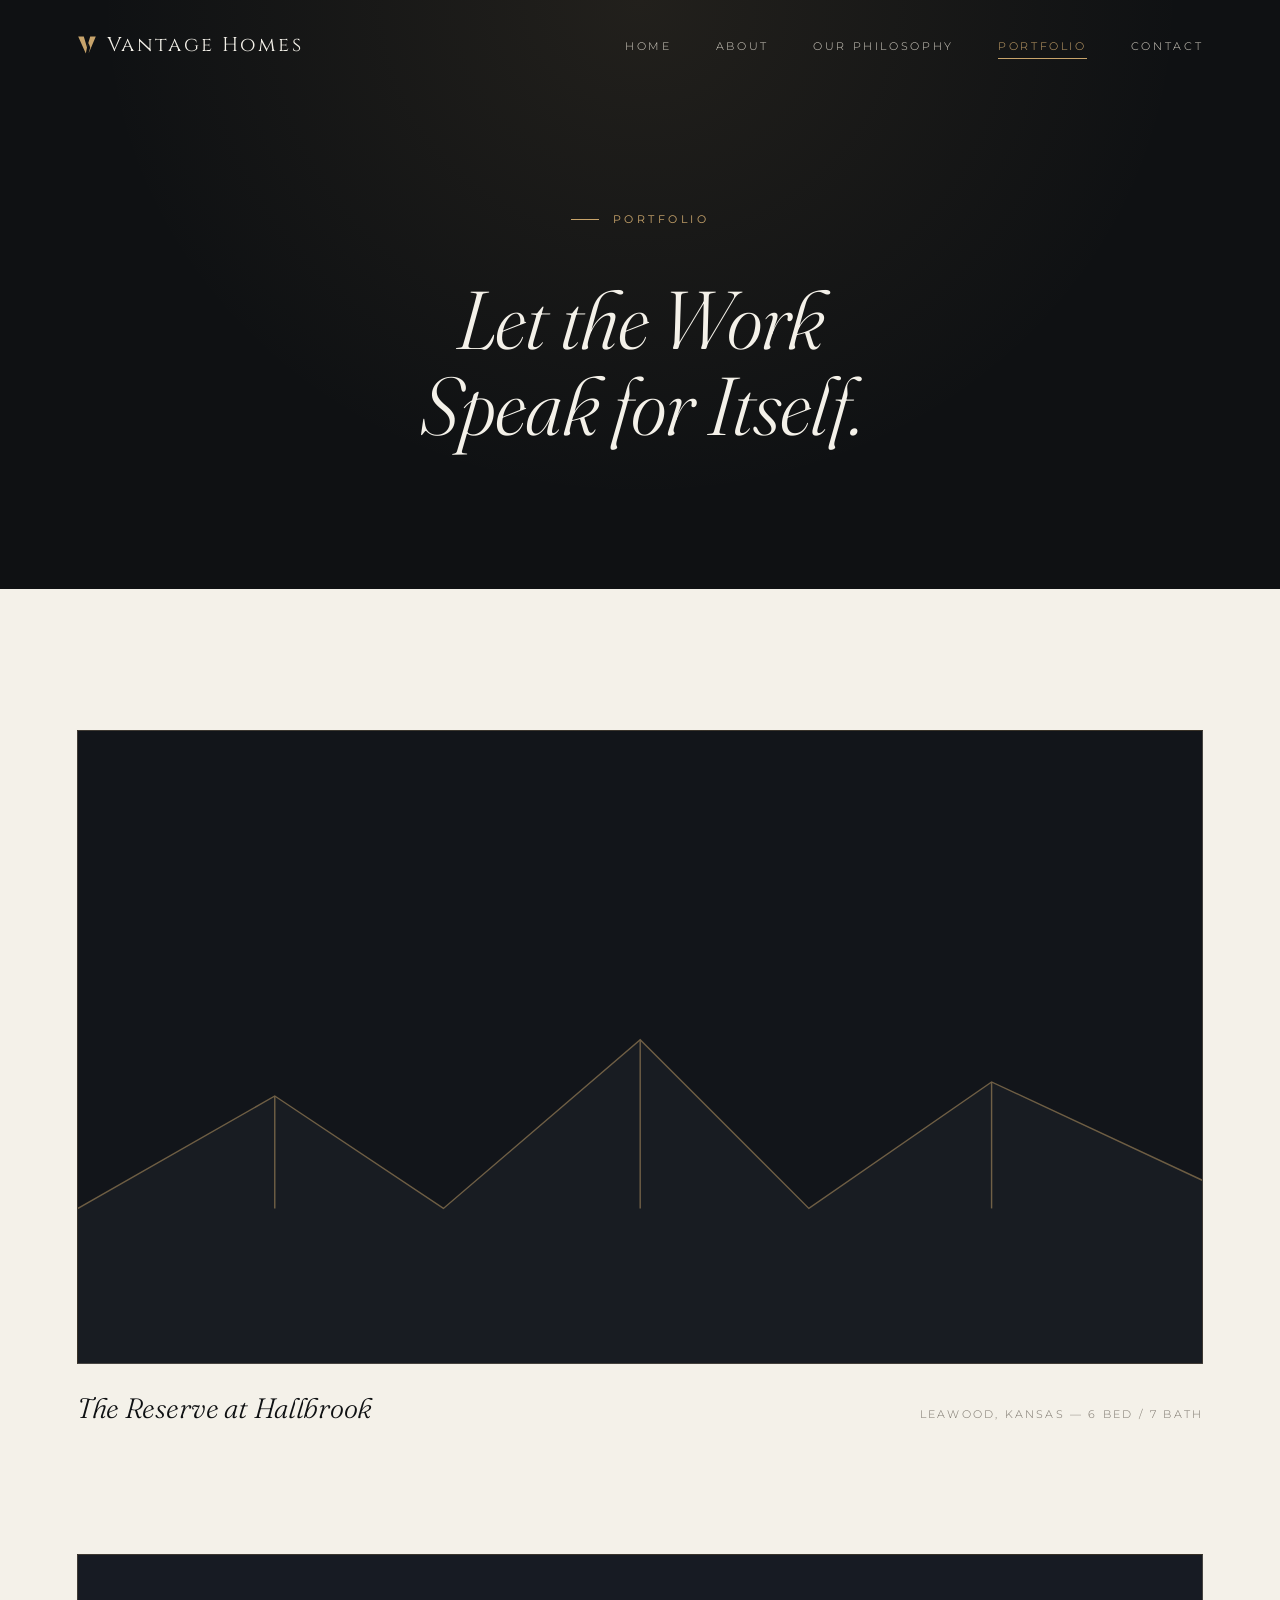
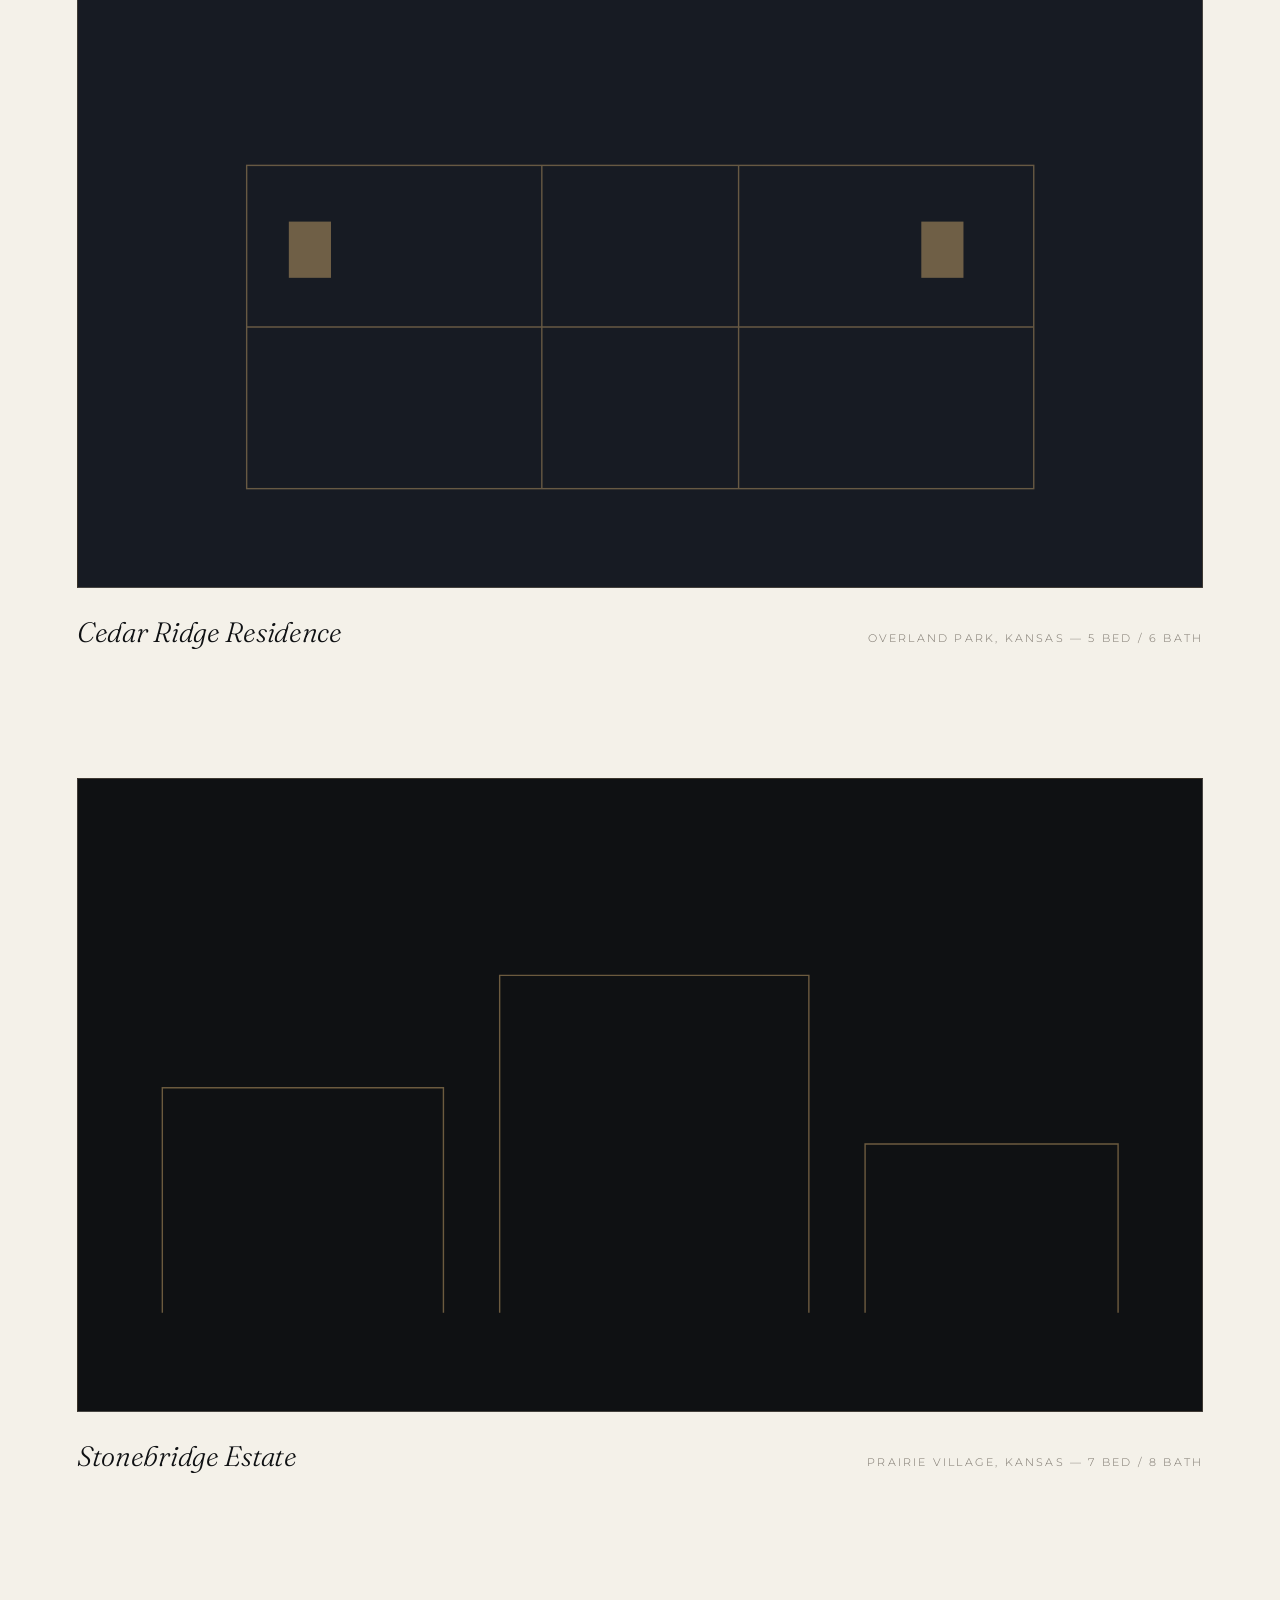
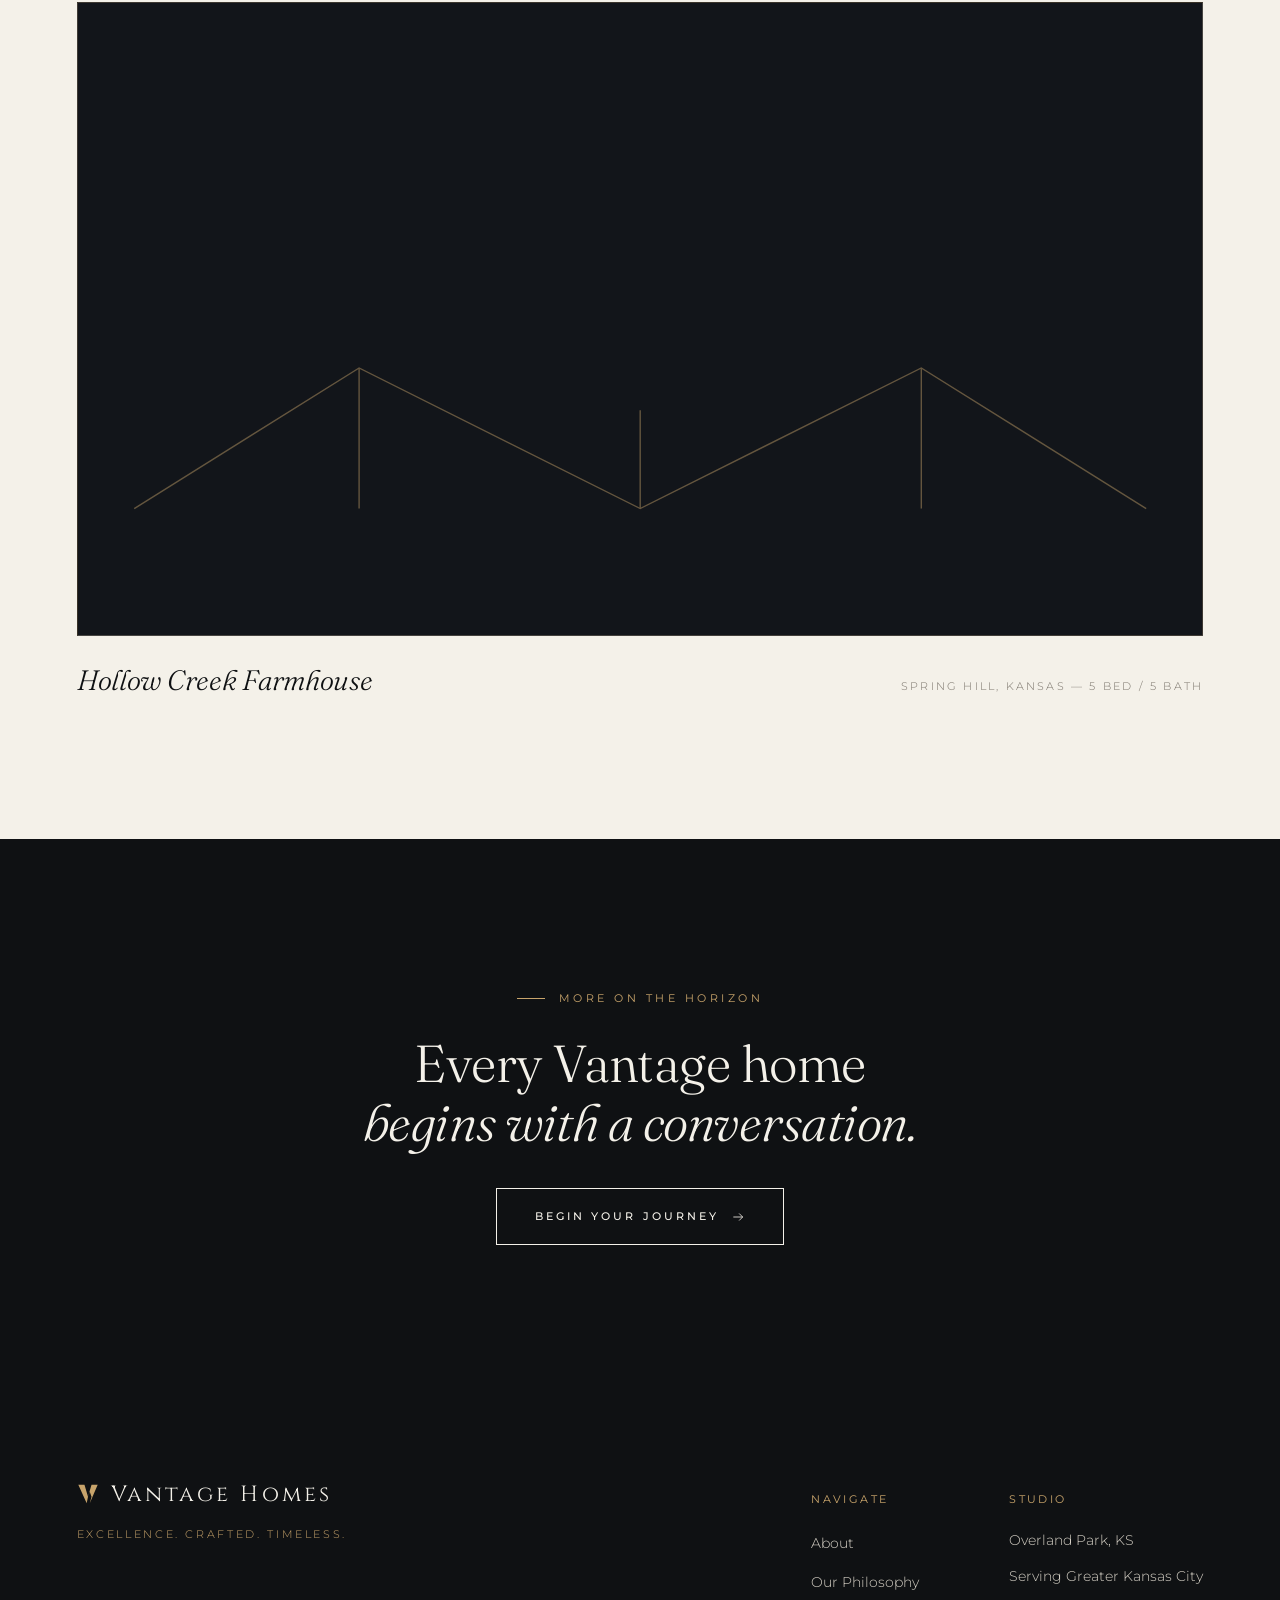
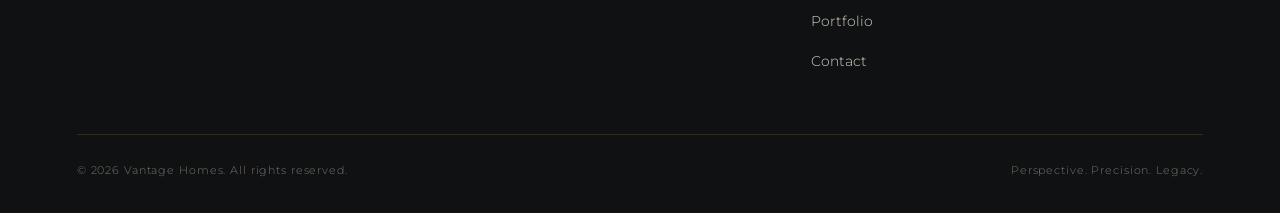
<file: portfolio.html>
<!DOCTYPE html>
<html lang="en">
<head>
<meta charset="UTF-8">
<meta name="viewport" content="width=device-width, initial-scale=1.0">
<title>Portfolio — Vantage Homes</title>
<meta name="description" content="Selected work from Vantage Homes — custom homes in Overland Park and the greater Kansas City region.">
<link rel="stylesheet" href="style.css">
</head>
<body>

<nav class="site-nav">
  <a href="index.html" class="nav-mark">
    <svg class="v-glyph" viewBox="0 0 100 100"><path d="M6 8 L34 8 L50 62 L66 8 L94 8 L58 92 L44 92 Z M50 62 L58 40 L66 62 L58 92 L44 92 Z" fill-rule="evenodd"/></svg>
    Vantage Homes
  </a>
  <button class="nav-toggle" aria-label="Open menu" aria-expanded="false">
    <span></span><span></span><span></span>
  </button>
  <ul class="nav-links">
    <li><a href="index.html">Home</a></li>
    <li><a href="about.html">About</a></li>
    <li><a href="philosophy.html">Our Philosophy</a></li>
    <li><a href="portfolio.html" aria-current="page">Portfolio</a></li>
    <li><a href="contact.html">Contact</a></li>
  </ul>
</nav>

<header class="page-hero">
  <div class="container-text reveal">
    <span class="eyebrow center on-dark">Portfolio</span>
    <h1 style="margin-top:26px; font-style:italic;">Let the Work<br>Speak for Itself.</h1>
  </div>
</header>

<section class="section section-ivory">
  <div class="container">
    <div class="portfolio-list">

      <!-- Home 01 -->
      <div class="feature-slab reveal">
        <div class="feature-media">
          <svg viewBox="0 0 800 450" preserveAspectRatio="xMidYMid slice">
            <rect width="800" height="450" fill="#12151a"/>
            <path d="M0 340 L140 260 L260 340 L400 220 L520 340 L650 250 L800 320 L800 450 L0 450 Z" fill="#181c22"/>
            <g stroke="#C8A46B" stroke-width="1" opacity="0.5" fill="none">
              <path d="M0 340 L140 260 L260 340 L400 220 L520 340 L650 250 L800 320"/>
              <line x1="140" y1="260" x2="140" y2="340"/>
              <line x1="400" y1="220" x2="400" y2="340"/>
              <line x1="650" y1="250" x2="650" y2="340"/>
            </g>
          </svg>
        </div>
        <div class="feature-caption">
          <h3>The Reserve at Hallbrook</h3>
          <span>Leawood, Kansas — 6 Bed / 7 Bath</span>
        </div>
      </div>

      <!-- Home 02 -->
      <div class="feature-slab reveal">
        <div class="feature-media">
          <svg viewBox="0 0 800 450" preserveAspectRatio="xMidYMid slice">
            <rect width="800" height="450" fill="#171b23"/>
            <g stroke="#C8A46B" stroke-width="1" opacity="0.45" fill="none">
              <rect x="120" y="150" width="560" height="230"/>
              <line x1="120" y1="265" x2="680" y2="265"/>
              <line x1="330" y1="150" x2="330" y2="380"/>
              <line x1="470" y1="150" x2="470" y2="380"/>
            </g>
            <g fill="#C8A46B" opacity="0.5">
              <rect x="150" y="190" width="30" height="40"/>
              <rect x="600" y="190" width="30" height="40"/>
            </g>
          </svg>
        </div>
        <div class="feature-caption">
          <h3>Cedar Ridge Residence</h3>
          <span>Overland Park, Kansas — 5 Bed / 6 Bath</span>
        </div>
      </div>

      <!-- Home 03 -->
      <div class="feature-slab reveal">
        <div class="feature-media">
          <svg viewBox="0 0 800 450" preserveAspectRatio="xMidYMid slice">
            <rect width="800" height="450" fill="#0F1113"/>
            <g stroke="#C8A46B" stroke-width="1" opacity="0.5" fill="none">
              <path d="M60 380 L60 220 L260 220 L260 380"/>
              <path d="M300 380 L300 140 L520 140 L520 380"/>
              <path d="M560 380 L560 260 L740 260 L740 380"/>
            </g>
          </svg>
        </div>
        <div class="feature-caption">
          <h3>Stonebridge Estate</h3>
          <span>Prairie Village, Kansas — 7 Bed / 8 Bath</span>
        </div>
      </div>

      <!-- Home 04 -->
      <div class="feature-slab reveal">
        <div class="feature-media">
          <svg viewBox="0 0 800 450" preserveAspectRatio="xMidYMid slice">
            <rect width="800" height="450" fill="#12151a"/>
            <g stroke="#C8A46B" stroke-width="1" opacity="0.45" fill="none">
              <path d="M40 360 L200 260 L400 360 L600 260 L760 360"/>
              <line x1="200" y1="260" x2="200" y2="360"/>
              <line x1="400" y1="360" x2="400" y2="290"/>
              <line x1="600" y1="260" x2="600" y2="360"/>
            </g>
          </svg>
        </div>
        <div class="feature-caption">
          <h3>Hollow Creek Farmhouse</h3>
          <span>Spring Hill, Kansas — 5 Bed / 5 Bath</span>
        </div>
      </div>

    </div>
  </div>
</section>

<section class="section section-dark center reveal">
  <div class="container-text">
    <span class="eyebrow center">More on the Horizon</span>
    <h2 style="margin-top:26px;">Every Vantage home<br><em>begins with a conversation.</em></h2>
    <a href="contact.html" class="btn btn-light" style="margin-top:36px;">
      Begin Your Journey
      <svg viewBox="0 0 24 24" fill="none" stroke="currentColor" stroke-width="1.4"><path d="M4 12h16M14 6l6 6-6 6"/></svg>
    </a>
  </div>
</section>

<footer class="site-footer">
  <div class="footer-top">
    <div>
      <div class="footer-mark">
        <svg class="v-glyph" viewBox="0 0 100 100"><path d="M6 8 L34 8 L50 62 L66 8 L94 8 L58 92 L44 92 Z M50 62 L58 40 L66 62 L58 92 L44 92 Z" fill-rule="evenodd"/></svg>
        Vantage Homes
      </div>
      <div class="footer-tag">Excellence. Crafted. Timeless.</div>
    </div>
    <div class="footer-cols">
      <div class="footer-col">
        <h4>Navigate</h4>
        <ul>
          <li><a href="about.html">About</a></li>
          <li><a href="philosophy.html">Our Philosophy</a></li>
          <li><a href="portfolio.html">Portfolio</a></li>
          <li><a href="contact.html">Contact</a></li>
        </ul>
      </div>
      <div class="footer-col">
        <h4>Studio</h4>
        <ul>
          <li><p>Overland Park, KS</p></li>
          <li><p>Serving Greater Kansas City</p></li>
        </ul>
      </div>
    </div>
  </div>
  <div class="footer-bottom">
    <span>&copy; 2026 Vantage Homes. All rights reserved.</span>
    <span>Perspective. Precision. Legacy.</span>
  </div>
</footer>

<script src="main.js"></script>
</body>
</html>
</file>
<file: style.css>
/* ============================================================
   VANTAGE HOMES — Core Stylesheet
   Perspective. Precision. Legacy.
   ============================================================ */

@import url('https://fonts.googleapis.com/css2?family=Cinzel:wght@500;600&family=Fraunces:ital,opsz,wght@0,9..144,300;0,9..144,400;1,9..144,300&family=Montserrat:wght@200;300;400;500&display=swap');

:root {
  /* ---- Color: named exactly per brand book ---- */
  --onyx: #0F1113;        /* Rich Onyx Black */
  --charcoal: #1A2332;    /* Soft Charcoal */
  --taupe: #7A746B;       /* muted / secondary text */
  --limestone: #D6D1C6;   /* Limestone */
  --brass: #C8A46B;       /* Champagne Brass */
  --bronze: #8C6A3F;      /* Deep Bronze */
  --walnut: #4A3324;      /* Natural Walnut — sparing use */
  --ivory: #F4F1E9;       /* Warm Ivory */

  /* ---- Type ---- */
  --font-logo: 'Cinzel', serif;
  --font-display: 'Fraunces', serif;
  --font-body: 'Montserrat', sans-serif;

  /* ---- Rhythm ---- */
  --section-pad: clamp(72px, 11vw, 160px);
  --edge-pad: clamp(24px, 6vw, 80px);
  --max-text: 640px;
  --max-content: 1320px;

  --ease: cubic-bezier(0.22, 1, 0.36, 1);
}

* { box-sizing: border-box; }
html { scroll-behavior: smooth; }

body {
  margin: 0;
  background: var(--ivory);
  color: var(--onyx);
  font-family: var(--font-body);
  font-weight: 300;
  line-height: 1.7;
  -webkit-font-smoothing: antialiased;
}

img { max-width: 100%; display: block; }
a { color: inherit; text-decoration: none; }

::selection { background: var(--brass); color: var(--onyx); }

:focus-visible {
  outline: 1px solid var(--brass);
  outline-offset: 4px;
}

@media (prefers-reduced-motion: reduce) {
  *, *::before, *::after {
    animation-duration: 0.001ms !important;
    transition-duration: 0.001ms !important;
    scroll-behavior: auto !important;
  }
}

/* ---- Eyebrow / tracked label system ----
   Structural device carried directly from the brand book's own
   example: "I N T E N T I O N . C R A F T S M A N S H I P ." */
.eyebrow {
  font-family: var(--font-body);
  font-weight: 400;
  font-size: 11px;
  letter-spacing: 0.32em;
  text-transform: uppercase;
  color: var(--brass);
  display: inline-flex;
  align-items: center;
  gap: 14px;
}
.eyebrow::before {
  content: '';
  width: 28px;
  height: 1px;
  background: var(--brass);
}
.eyebrow.center { justify-content: center; }
.eyebrow.on-dark { color: var(--brass); }

/* ---- Headline scale ---- */
h1, h2, h3 {
  font-family: var(--font-display);
  font-weight: 300;
  letter-spacing: -0.01em;
  margin: 0;
  color: inherit;
}
h1 { font-size: clamp(40px, 6.4vw, 84px); line-height: 1.05; }
h2 { font-size: clamp(30px, 4.2vw, 52px); line-height: 1.14; }
h3 { font-size: clamp(20px, 2.2vw, 28px); line-height: 1.3; font-style: italic; }

p { margin: 0; }
.lede {
  font-family: var(--font-display);
  font-style: italic;
  font-weight: 300;
  font-size: clamp(20px, 2vw, 26px);
  line-height: 1.55;
  color: var(--charcoal);
}
.body-copy {
  font-size: 16px;
  font-weight: 300;
  color: var(--taupe);
  max-width: var(--max-text);
}

/* ---- Buttons ---- */
.btn {
  display: inline-flex;
  align-items: center;
  gap: 12px;
  padding: 18px 38px;
  font-family: var(--font-body);
  font-size: 11px;
  font-weight: 500;
  letter-spacing: 0.28em;
  text-transform: uppercase;
  border: 1px solid currentColor;
  background: transparent;
  cursor: pointer;
  transition: background var(--ease) .4s, color var(--ease) .4s, border-color var(--ease) .4s;
}
.btn-light { color: var(--ivory); }
.btn-light:hover { background: var(--ivory); color: var(--onyx); }
.btn-dark { color: var(--onyx); }
.btn-dark:hover { background: var(--onyx); color: var(--ivory); }
.btn-brass { color: var(--brass); border-color: var(--brass); }
.btn-brass:hover { background: var(--brass); color: var(--onyx); }
.btn svg { width: 14px; height: 14px; transition: transform var(--ease) .4s; }
.btn:hover svg { transform: translateX(4px); }

/* ============================================================
   NAV
   ============================================================ */
.site-nav {
  position: fixed;
  top: 0; left: 0; right: 0;
  z-index: 100;
  display: flex;
  align-items: center;
  justify-content: space-between;
  padding: 28px var(--edge-pad);
  transition: background var(--ease) .5s, padding var(--ease) .5s, border-color var(--ease) .5s;
  border-bottom: 1px solid transparent;
}
.site-nav.solid {
  background: rgba(15,17,19,0.92);
  backdrop-filter: blur(10px);
  padding-top: 18px;
  padding-bottom: 18px;
  border-color: rgba(200,164,107,0.18);
}
.nav-mark {
  font-family: var(--font-logo);
  color: var(--ivory);
  font-size: 20px;
  letter-spacing: 0.12em;
  display: flex;
  align-items: center;
  gap: 10px;
}
.nav-mark .v-glyph { width: 20px; height: 20px; }
.nav-links {
  display: flex;
  gap: 44px;
  list-style: none;
  margin: 0; padding: 0;
}
.nav-links a {
  font-size: 11px;
  letter-spacing: 0.24em;
  text-transform: uppercase;
  color: var(--limestone);
  position: relative;
  padding-bottom: 6px;
}
.nav-links a::after {
  content: '';
  position: absolute;
  left: 0; right: 0; bottom: 0;
  height: 1px;
  background: var(--brass);
  transform: scaleX(0);
  transform-origin: left;
  transition: transform var(--ease) .4s;
}
.nav-links a:hover::after,
.nav-links a[aria-current="page"]::after { transform: scaleX(1); }
.nav-links a[aria-current="page"] { color: var(--brass); }

.nav-toggle {
  display: none;
  background: none;
  border: none;
  cursor: pointer;
  width: 28px; height: 20px;
  position: relative;
}
.nav-toggle span {
  position: absolute; left: 0; right: 0; height: 1px;
  background: var(--ivory);
  transition: all var(--ease) .35s;
}
.nav-toggle span:nth-child(1){ top: 0; }
.nav-toggle span:nth-child(2){ top: 9px; }
.nav-toggle span:nth-child(3){ top: 18px; }

@media (max-width: 880px) {
  .nav-links {
    position: fixed;
    inset: 0;
    background: var(--onyx);
    flex-direction: column;
    justify-content: center;
    align-items: center;
    gap: 36px;
    transform: translateY(-100%);
    transition: transform var(--ease) .5s;
  }
  .nav-links.open { transform: translateY(0); }
  .nav-links a { font-size: 13px; }
  .nav-toggle { display: block; z-index: 110; }
}

/* ============================================================
   HERO (architectural placeholder panel — swap for photography)
   ============================================================ */
.hero {
  position: relative;
  min-height: 100vh;
  display: flex;
  align-items: center;
  justify-content: center;
  text-align: center;
  color: var(--ivory);
  overflow: hidden;
  background:
    linear-gradient(180deg, rgba(15,17,19,0.15) 0%, rgba(15,17,19,0.55) 62%, var(--onyx) 100%),
    linear-gradient(160deg, #232b38 0%, #171b23 46%, #0F1113 100%);
}
.hero-roofline {
  position: absolute;
  bottom: -2px; left: 0; right: 0;
  width: 100%;
  opacity: 0.9;
}
.hero-inner {
  position: relative;
  z-index: 2;
  display: flex;
  flex-direction: column;
  align-items: center;
  gap: 26px;
  padding: 0 24px;
}
.hero-word {
  font-family: var(--font-logo);
  font-size: clamp(15px, 2vw, 20px);
  letter-spacing: 0.5em;
  color: var(--brass);
  padding-left: 0.5em; /* optical centering for tracking */
}
.hero h1 {
  font-family: var(--font-display);
  font-weight: 300;
  font-style: italic;
}
.hero-sub {
  font-family: var(--font-body);
  font-size: 12px;
  letter-spacing: 0.3em;
  text-transform: uppercase;
  color: var(--limestone);
}
.hero-scroll {
  position: absolute;
  bottom: 40px; left: 50%;
  transform: translateX(-50%);
  width: 1px; height: 60px;
  background: linear-gradient(var(--brass), transparent);
  z-index: 2;
}

.page-hero {
  position: relative;
  padding: calc(var(--section-pad) + 60px) var(--edge-pad) var(--section-pad);
  background: var(--onyx);
  color: var(--ivory);
  text-align: center;
  overflow: hidden;
}
.page-hero::before {
  content:'';
  position:absolute; inset:0;
  background: radial-gradient(ellipse at 50% 0%, rgba(200,164,107,0.10), transparent 60%);
}
.page-hero .eyebrow { margin-bottom: 22px; }
.page-hero p.lede { color: var(--limestone); margin: 26px auto 0; }

/* ============================================================
   SECTIONS
   ============================================================ */
section { position: relative; }
.section {
  padding: var(--section-pad) var(--edge-pad);
}
.section-dark { background: var(--onyx); color: var(--ivory); }
.section-charcoal { background: var(--charcoal); color: var(--ivory); }
.section-ivory { background: var(--ivory); color: var(--onyx); }
.section-limestone { background: var(--limestone); color: var(--onyx); }

.container { max-width: var(--max-content); margin: 0 auto; }
.container-text { max-width: 760px; margin: 0 auto; }

.center { text-align: center; }

.divider-v {
  width: 34px; height: 22px;
  margin: 0 auto;
  opacity: 0.85;
}

/* ---- Two column editorial ---- */
.split {
  display: grid;
  grid-template-columns: 1fr 1fr;
  gap: clamp(40px, 6vw, 110px);
  align-items: center;
}
.split.reverse .split-media { order: 2; }
@media (max-width: 900px) {
  .split { grid-template-columns: 1fr; }
  .split.reverse .split-media { order: 0; }
}

.media-panel {
  aspect-ratio: 4/5;
  position: relative;
  overflow: hidden;
  background: linear-gradient(150deg, #24211c 0%, #17140f 60%, #0F1113 100%);
  border: 1px solid rgba(200,164,107,0.25);
}
.media-panel.wide { aspect-ratio: 16/10; }
.media-panel svg { position:absolute; inset:0; width:100%; height:100%; }
.media-caption {
  position: absolute;
  left: 20px; bottom: 18px;
  font-size: 10px;
  letter-spacing: 0.22em;
  text-transform: uppercase;
  color: var(--brass);
  opacity: 0.85;
}

/* ---- Pillars / process ---- */
.pillars {
  display: grid;
  grid-template-columns: repeat(3, 1fr);
  gap: 1px;
  background: rgba(15,17,19,0.08);
}
.pillar {
  background: var(--ivory);
  padding: 56px 40px;
  text-align: left;
}
.section-dark .pillar, .section-charcoal .pillar { background: var(--onyx); }
.pillar .num {
  font-family: var(--font-logo);
  font-size: 13px;
  letter-spacing: 0.2em;
  color: var(--brass);
  display: block;
  margin-bottom: 22px;
}
.pillar h3 { font-style: normal; margin-bottom: 14px; }
@media (max-width: 900px) {
  .pillars { grid-template-columns: 1fr; }
}

/* ---- Process steps (Home/About) ---- */
.steps {
  display: grid;
  grid-template-columns: repeat(4, 1fr);
  gap: clamp(20px,4vw,50px);
}
.step { border-top: 1px solid rgba(200,164,107,0.35); padding-top: 26px; }
.step .num {
  font-family: var(--font-display);
  font-style: italic;
  font-size: 32px;
  color: var(--brass);
  display: block;
  margin-bottom: 18px;
}
.step h3 { font-size: 20px; font-style: normal; margin-bottom: 10px; }
.step p { font-size: 14px; color: var(--taupe); }
.section-dark .step p, .section-charcoal .step p { color: var(--limestone); }
@media (max-width: 900px) {
  .steps { grid-template-columns: 1fr 1fr; }
}
@media (max-width: 560px) {
  .steps { grid-template-columns: 1fr; }
}

/* ---- Quote block ---- */
.quote-block {
  max-width: 900px;
  margin: 0 auto;
  text-align: center;
}
.quote-block .lede { font-size: clamp(24px, 3.4vw, 40px); color: var(--ivory); }
.section-ivory .quote-block .lede, .section-limestone .quote-block .lede { color: var(--onyx); }

/* ---- Featured home / portfolio ---- */
.feature-slab {
  position: relative;
}
.feature-media {
  aspect-ratio: 16/9;
  background: linear-gradient(155deg,#232b38 0%,#171b23 55%,#0F1113 100%);
  position: relative;
  overflow: hidden;
  border: 1px solid rgba(200,164,107,0.22);
}
.feature-media svg { position:absolute; inset:0; width:100%; height:100%; }
.feature-caption {
  display: flex;
  justify-content: space-between;
  align-items: baseline;
  margin-top: 26px;
  flex-wrap: wrap;
  gap: 12px;
}
.feature-caption h3 { font-style: italic; font-size: clamp(20px,2.4vw,28px); }
.feature-caption span { font-size: 11px; letter-spacing: 0.2em; text-transform: uppercase; color: var(--taupe); }

.portfolio-list { display: flex; flex-direction: column; gap: clamp(70px, 10vw, 140px); }

/* ---- Contact form ---- */
.contact-grid {
  display: grid;
  grid-template-columns: 0.9fr 1.1fr;
  gap: clamp(50px, 8vw, 120px);
}
@media (max-width: 900px) { .contact-grid { grid-template-columns: 1fr; } }

.form-field { margin-bottom: 34px; }
.form-field label {
  display: block;
  font-size: 11px;
  letter-spacing: 0.22em;
  text-transform: uppercase;
  color: var(--taupe);
  margin-bottom: 12px;
}
.form-field input, .form-field textarea, .form-field select {
  width: 100%;
  background: transparent;
  border: none;
  border-bottom: 1px solid var(--limestone);
  padding: 10px 2px;
  font-family: var(--font-body);
  font-weight: 300;
  font-size: 16px;
  color: var(--onyx);
  transition: border-color var(--ease) .3s;
}
.form-field input:focus, .form-field textarea:focus, .form-field select:focus {
  outline: none;
  border-color: var(--brass);
}
.form-field textarea { resize: vertical; min-height: 120px; }
.form-row { display: grid; grid-template-columns: 1fr 1fr; gap: 30px; }
@media (max-width: 560px) { .form-row { grid-template-columns: 1fr; } }

.contact-detail { margin-bottom: 34px; }
.contact-detail .eyebrow { margin-bottom: 12px; }
.contact-detail p { font-size: 15px; color: var(--taupe); }

/* ============================================================
   FOOTER
   ============================================================ */
.site-footer {
  background: var(--onyx);
  color: var(--limestone);
  padding: 90px var(--edge-pad) 34px;
}
.footer-top {
  display: flex;
  justify-content: space-between;
  align-items: flex-start;
  gap: 40px;
  flex-wrap: wrap;
  padding-bottom: 60px;
  border-bottom: 1px solid rgba(200,164,107,0.18);
}
.footer-mark {
  font-family: var(--font-logo);
  font-size: 22px;
  letter-spacing: 0.14em;
  color: var(--ivory);
  display: flex;
  align-items: center;
  gap: 12px;
}
.footer-mark .v-glyph { width: 22px; height: 22px; }
.footer-tag { font-size: 11px; letter-spacing: 0.24em; text-transform: uppercase; color: var(--brass); margin-top: 12px; }
.footer-cols { display: flex; gap: 90px; flex-wrap: wrap; }
.footer-col h4 {
  font-family: var(--font-body);
  font-size: 11px;
  letter-spacing: 0.22em;
  text-transform: uppercase;
  color: var(--brass);
  font-weight: 400;
  margin-bottom: 20px;
}
.footer-col ul { list-style: none; margin: 0; padding: 0; display: flex; flex-direction: column; gap: 12px; }
.footer-col a, .footer-col p { font-size: 14px; color: var(--limestone); }
.footer-bottom {
  display: flex;
  justify-content: space-between;
  align-items: center;
  padding-top: 26px;
  font-size: 11px;
  letter-spacing: 0.08em;
  color: var(--taupe);
  flex-wrap: wrap;
  gap: 10px;
}

/* ---- Scroll reveal ---- */
.reveal {
  opacity: 0;
  transform: translateY(28px);
  transition: opacity 1s var(--ease), transform 1s var(--ease);
}
.reveal.in { opacity: 1; transform: translateY(0); }

.v-glyph path { fill: var(--brass); }
</file>
